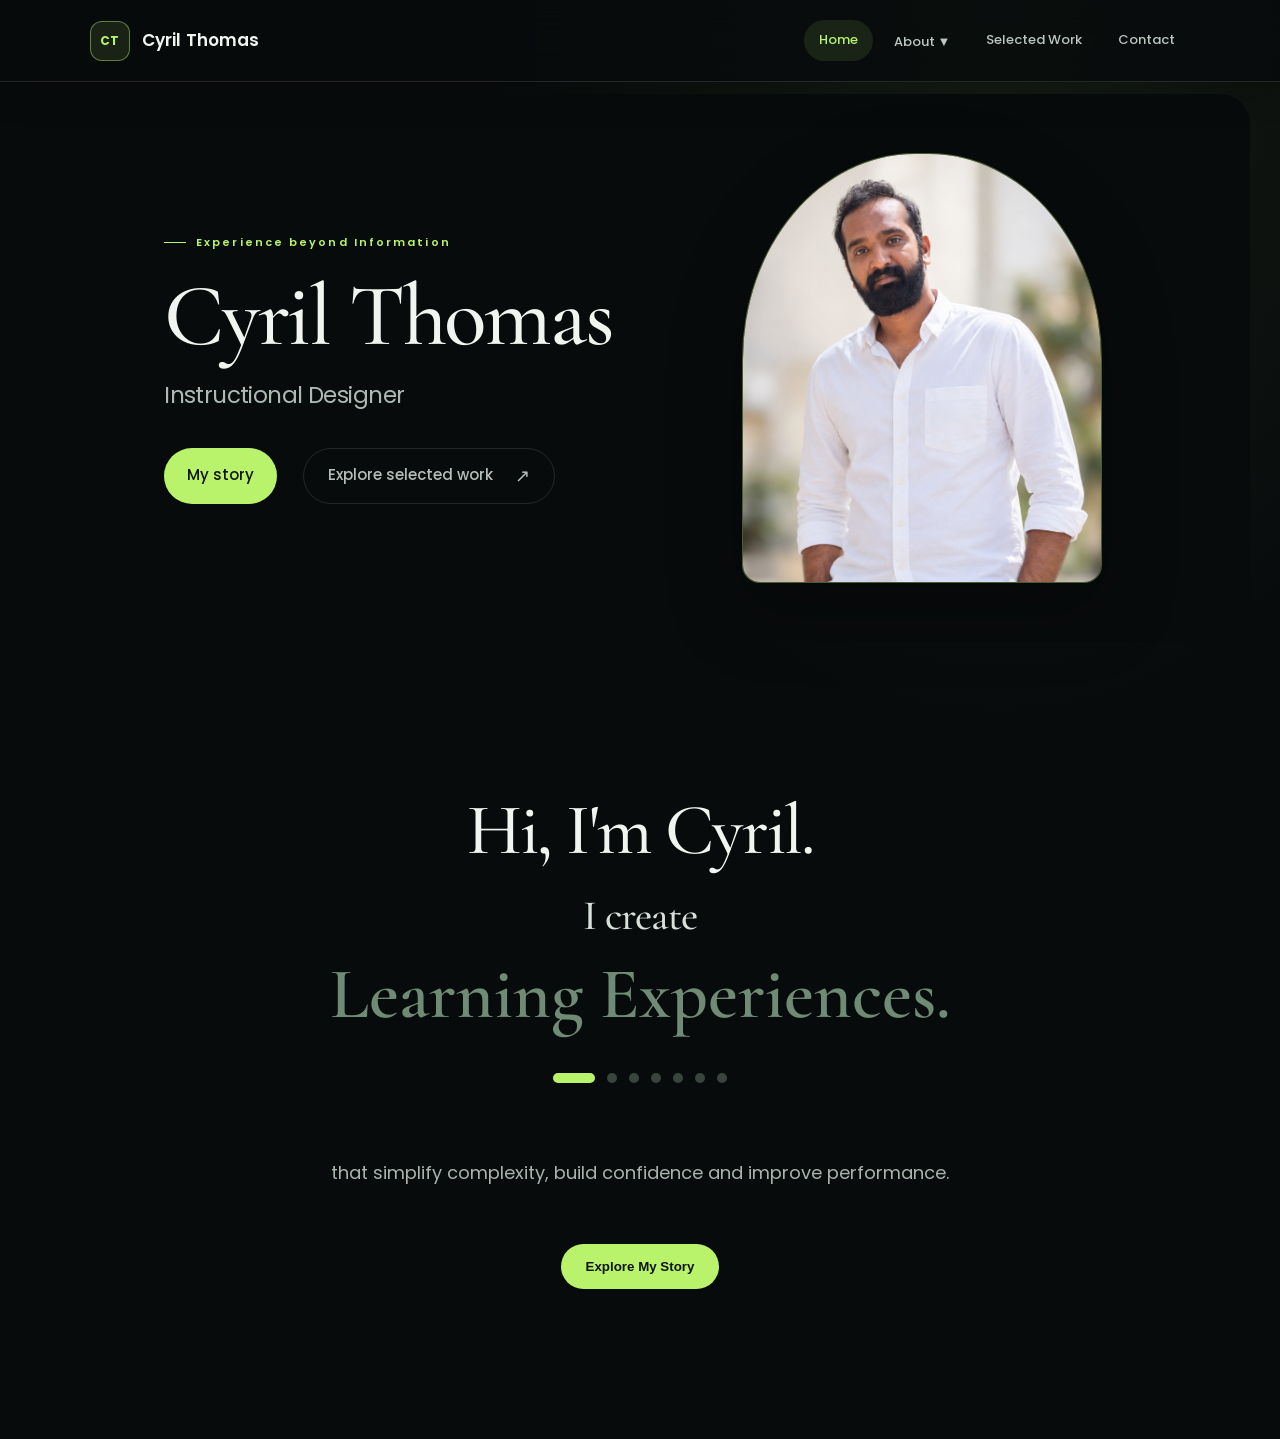
<file: index.html>
<!DOCTYPE html>
<html lang="en">

<head>

    <meta charset="UTF-8">

    <meta name="viewport" content="width=device-width, initial-scale=1.0">

    <title>Cyril Thomas | Learning Experience Designer</title>

    <link rel="preconnect" href="https://fonts.googleapis.com">

    <link rel="preconnect" href="https://fonts.gstatic.com" crossorigin>

    <link href="https://fonts.googleapis.com/css2?family=Cormorant+Garamond:wght@500;600;700&family=Poppins:wght@300;400;500;600;700&display=swap" rel="stylesheet">

    <link rel="stylesheet" href="css/style.css">
    <link rel="stylesheet" href="css/site-theme.css">
    <link rel="stylesheet" href="css/mobile.css" media="(max-width: 768px)">
</head>

<body>

    <!-- ======================
         NAVIGATION
    ======================= -->

    <nav class="navbar">

        <div class="logo">

            Cyril Thomas

        </div>

        <div class="nav-links">

            <a href="index.html" aria-current="page">Home</a>

            <div class="dropdown">

                <a class="dropbtn" href="my-story.html">

                    About ▼

                </a>

                <div class="dropdown-content">

                    <a href="my-story.html">

                        My Story

                    </a>

                    <a href="resume/Cyril_Thomas_CV.pdf" target="_blank">

                        Resume

                    </a>

                </div>

            </div>

            <a href="work.html">

                Selected Work

            </a>

            <a href="contact.html">

                Contact

            </a>

        </div>

    </nav>


    <!-- ======================
         PROFILE BANNER
    ======================= -->

    <section class="profile-banner">

        <div class="profile-intro">

            <p class="profile-kicker">Experience beyond Information</p>

            <h1>

                Cyril Thomas

            </h1>

            <h2>

                Instructional Designer

            </h2>

            <div class="profile-actions">

                <a class="profile-secondary-link" href="my-story.html">
                    My story
                </a>

                <a class="profile-primary-link" href="work.html">
                    Explore selected work <span aria-hidden="true">↗</span>
                </a>

            </div>

        </div>

        <div class="profile-photo">

            <img src="images/profile.png" alt="Cyril Thomas">

        </div>

    </section>


    <!-- ======================
         HERO
    ======================= -->

    <section class="hero">

        <h1>Hi, I'm Cyril.</h1>

<div class="hero-title">

    <h2 class="static-text">
    I create
</h2>

    <div class="text-wrapper">

        <span id="changing-text">

            Learning Experiences.

        </span>

    </div>

<div class="hero-indicator">

    <span class="active"></span>
    <span></span>
    <span></span>
    <span></span>
    <span></span>
    <span></span>
    <span></span>

</div>
<p class="hero-tagline">

    that simplify complexity,
    build confidence and improve performance.

</p>

        <a href="my-story.html">

            <button>

                Explore My Story

            </button>

        </a>

    </section>
<script src="js/main.js"></script>
<script src="js/home.js"></script>
</body>

</html>
</file>
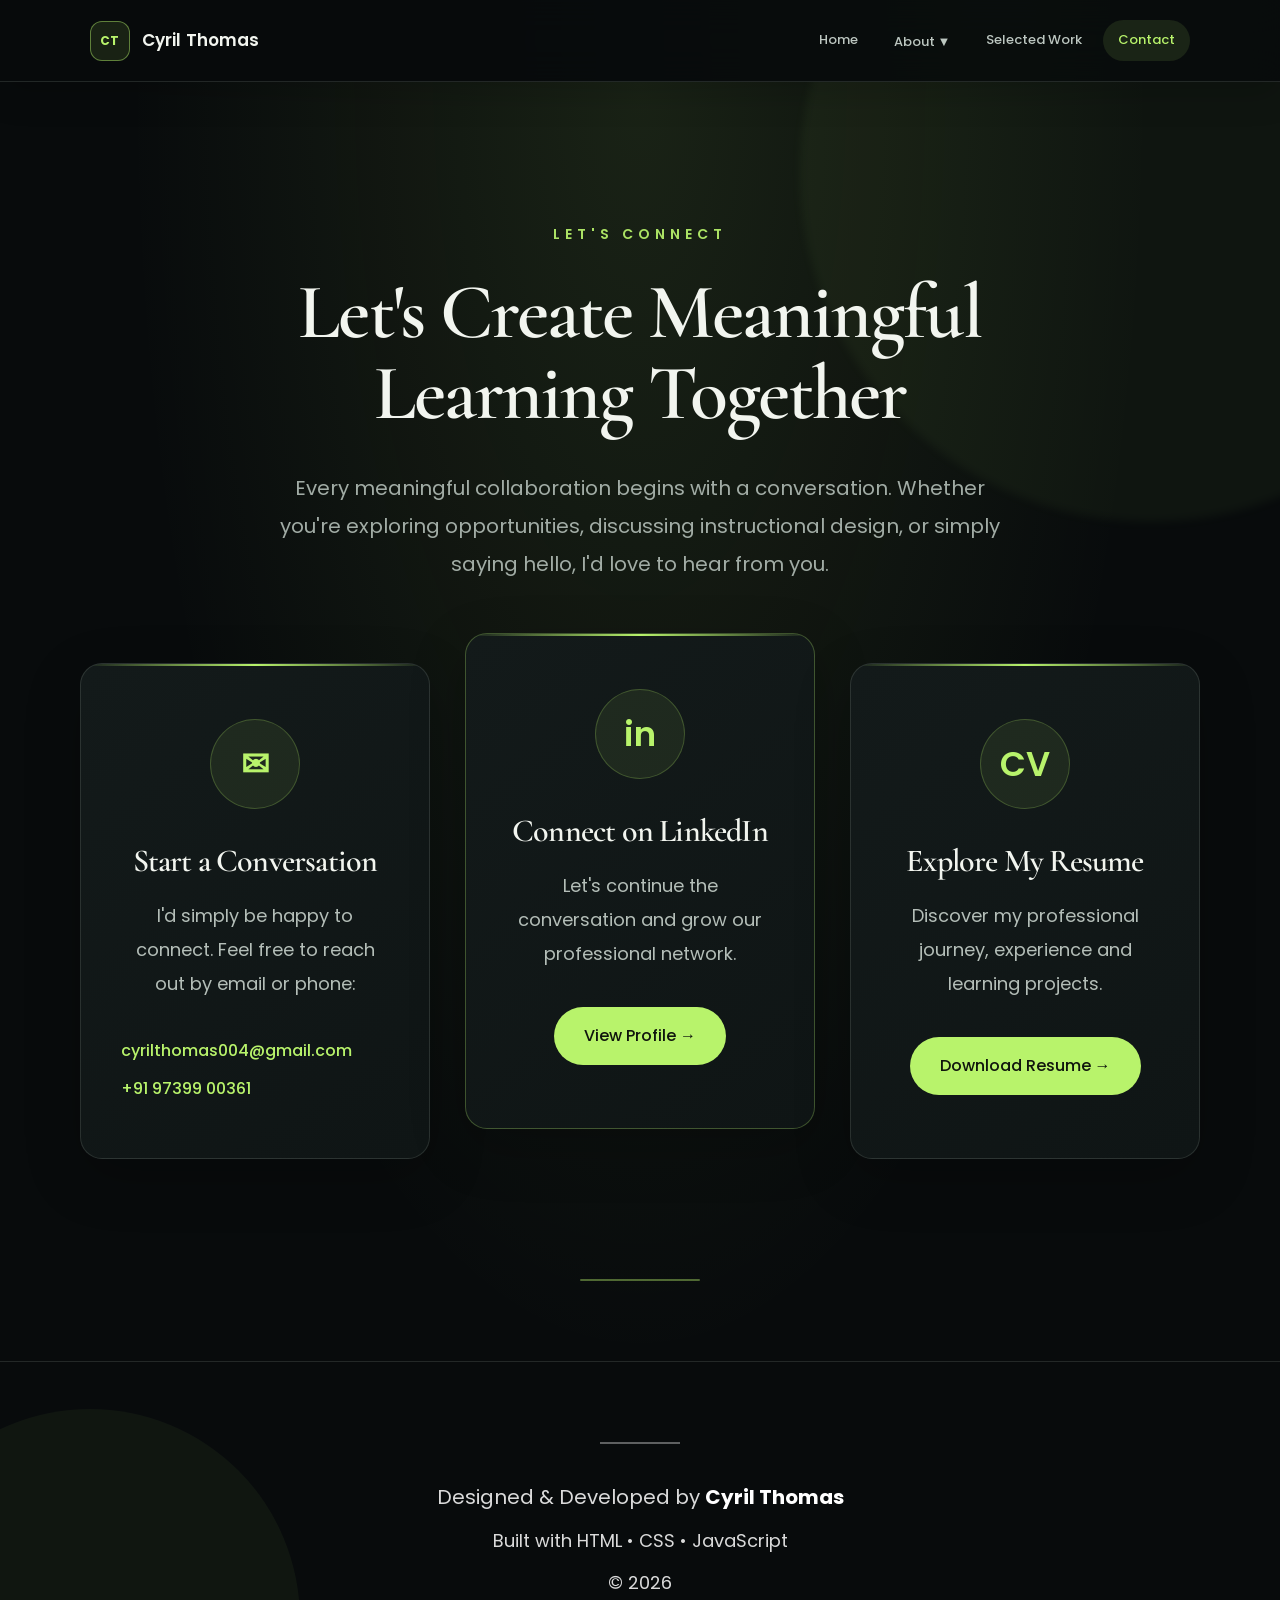
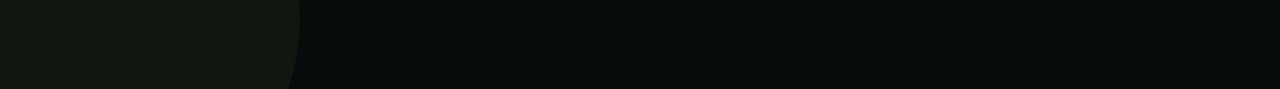
<file: contact.html>
<!DOCTYPE html>
<html lang="en">

<head>

<meta charset="UTF-8">

<meta name="viewport"
content="width=device-width, initial-scale=1.0">

<title>Let's Connect | Cyril Thomas</title>

<link rel="preconnect"
href="https://fonts.googleapis.com">

<link rel="preconnect"
href="https://fonts.gstatic.com"
crossorigin>

<link href="https://fonts.googleapis.com/css2?family=Cormorant+Garamond:wght@500;600;700&family=Poppins:wght@300;400;500;600&display=swap"
rel="stylesheet">

<link rel="stylesheet" href="css/style.css">
<link rel="stylesheet" href="css/contact.css">
<link rel="stylesheet" href="css/site-theme.css">
<link rel="stylesheet" href="css/mobile.css" media="(max-width: 768px)">

</head>

<body>

<nav class="navbar">

<div class="logo">

Cyril Thomas

</div>

<div class="nav-links">

<a href="index.html">Home</a>

<div class="dropdown">

<a class="dropbtn" href="my-story.html">

About ▼

</a>

<div class="dropdown-content">

<a href="my-story.html">

My Story

</a>

<a href="resume/Cyril_Thomas_CV.pdf"
target="_blank">

Resume

</a>

</div>

</div>

<a href="work.html">

Selected Work

</a>

<a href="contact.html" aria-current="page">

Contact

</a>

</div>

</nav>

<div class="contact-page">

<section class="contact-hero">

<p class="story-label">

LET'S CONNECT

</p>

<h1>

Let's Create Meaningful
Learning Together

</h1>

<p class="hero-description">

Every meaningful collaboration begins with a conversation.

Whether you're exploring opportunities, discussing instructional design, or simply saying hello, I'd love to hear from you.

</p>

</section>

<section class="contact-grid">

<div class="contact-card">

<div class="card-icon">

✉

</div>

<h3>

Start a Conversation

</h3>

<p>

I'd simply be happy to connect. Feel free to reach out by email or phone:

</p>

<div class="contact-details">
    <a href="mailto:cyrilthomas004@gmail.com">cyrilthomas004@gmail.com</a>
    <a href="tel:+919739900361">+91 97399 00361</a>
</div>

</div>

<div class="contact-card featured-card">

<div class="card-icon">

in

</div>

<h3>

Connect on LinkedIn

</h3>

<p>

Let's continue the conversation and grow our professional network.

</p>

<a href="https://www.linkedin.com/in/cyril-thomas-b18167ab"
target="_blank"
rel="noopener noreferrer">

View Profile →

</a>

</div>

<div class="contact-card">

<div class="card-icon">

CV

</div>

<h3>

Explore My Resume

</h3>

<p>

Discover my professional journey, experience and learning projects.

</p>

<a href="resume/Cyril_Thomas_CV.pdf"
target="_blank">

Download Resume →

</a>

</div>

</section>

<div class="section-divider"></div>


<!-- ==========================================
     FOOTER
========================================== -->

<footer class="contact-footer">

    <div class="footer-line"></div>

    <p class="footer-name">

        Designed & Developed by
        <strong>Cyril Thomas</strong>

    </p>

    <p>

        Built with HTML • CSS • JavaScript

    </p>

    <p>

        © 2026

    </p>

</footer>

</div>

<script src="js/main.js"></script>

</body>

</html>
</file>
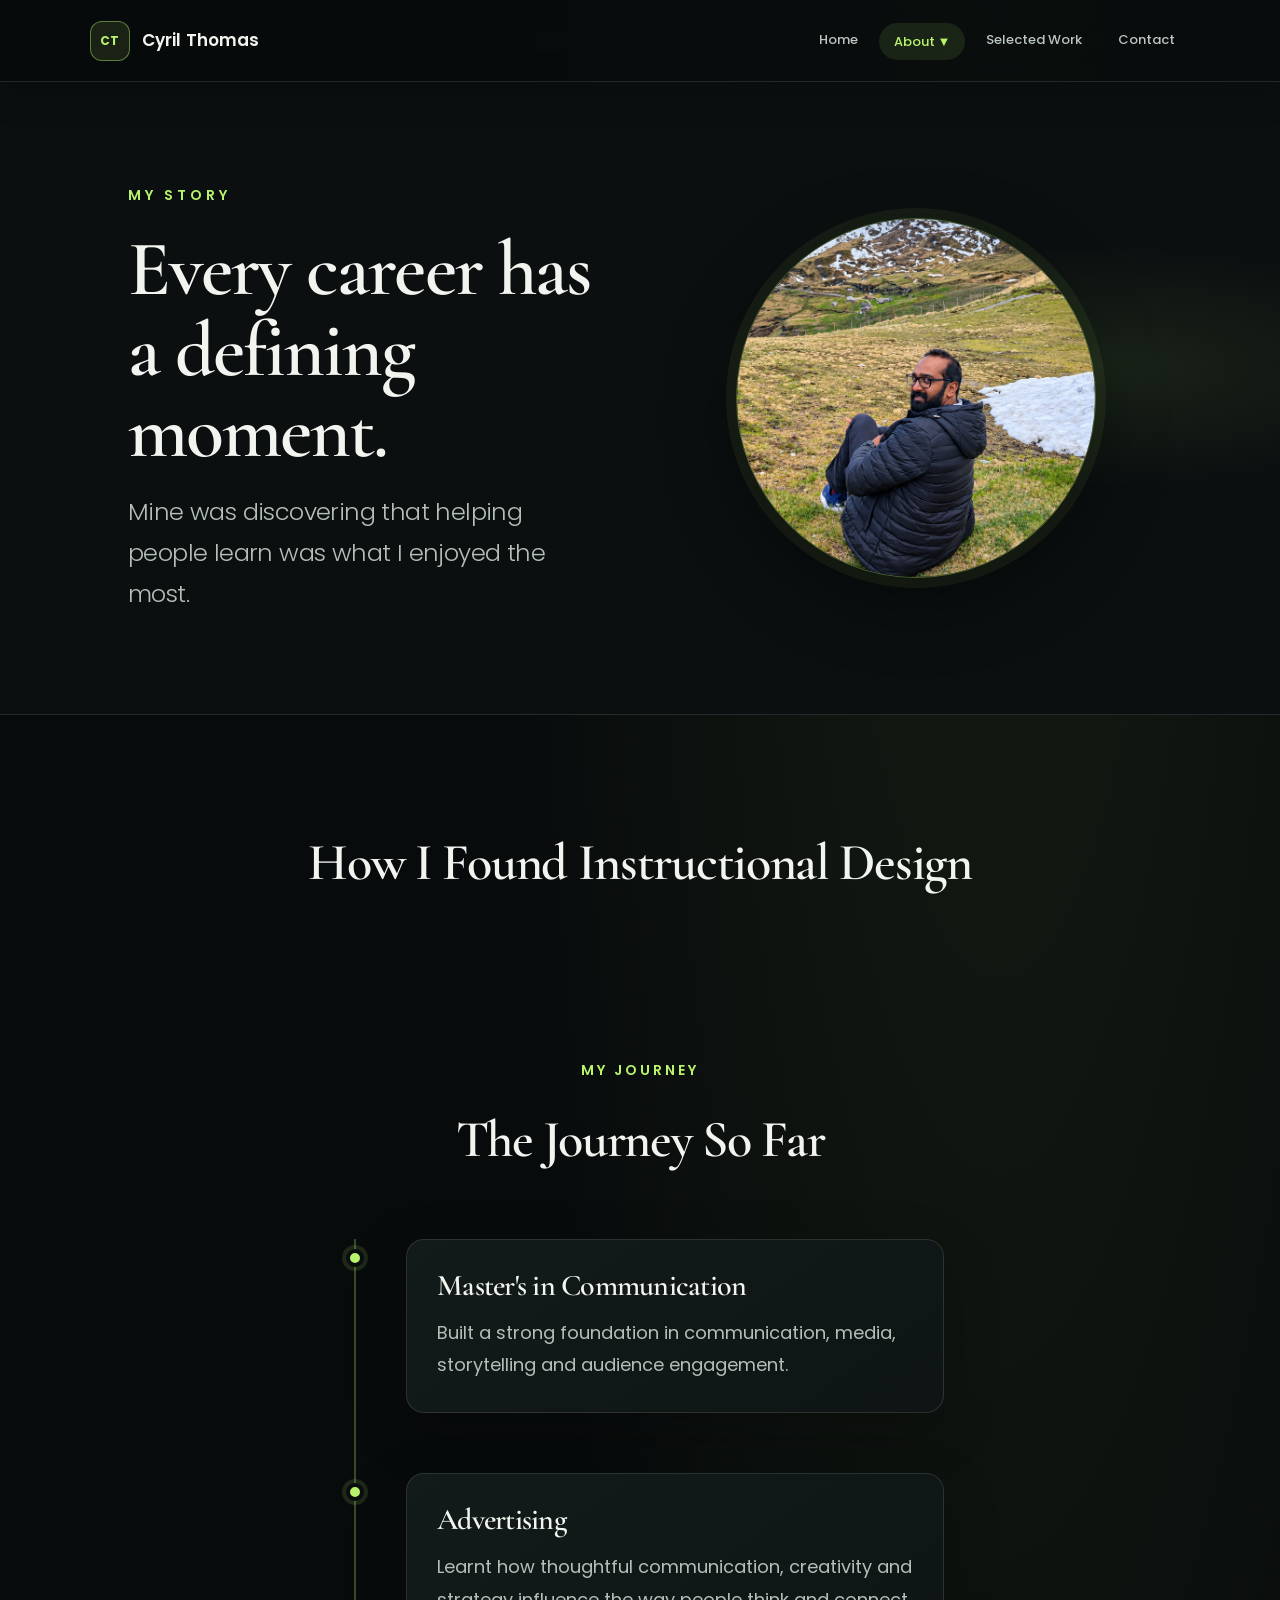
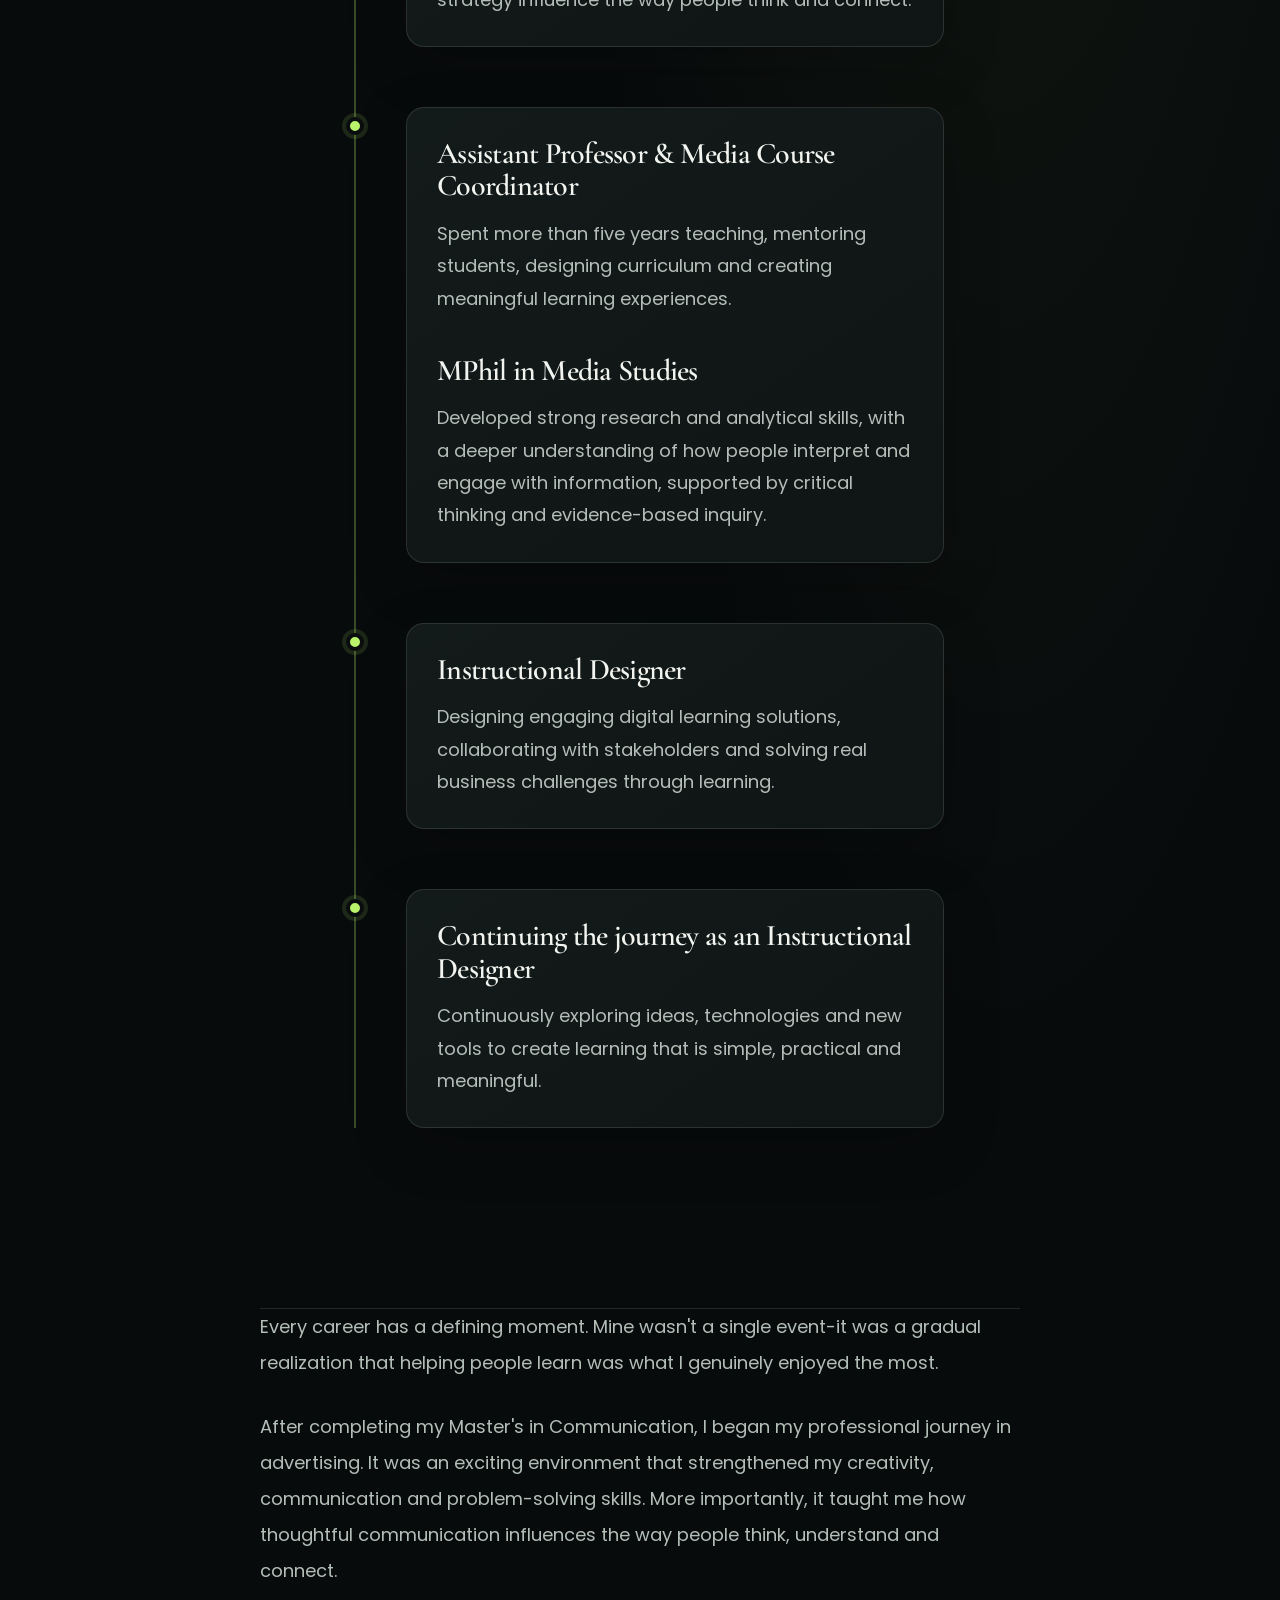
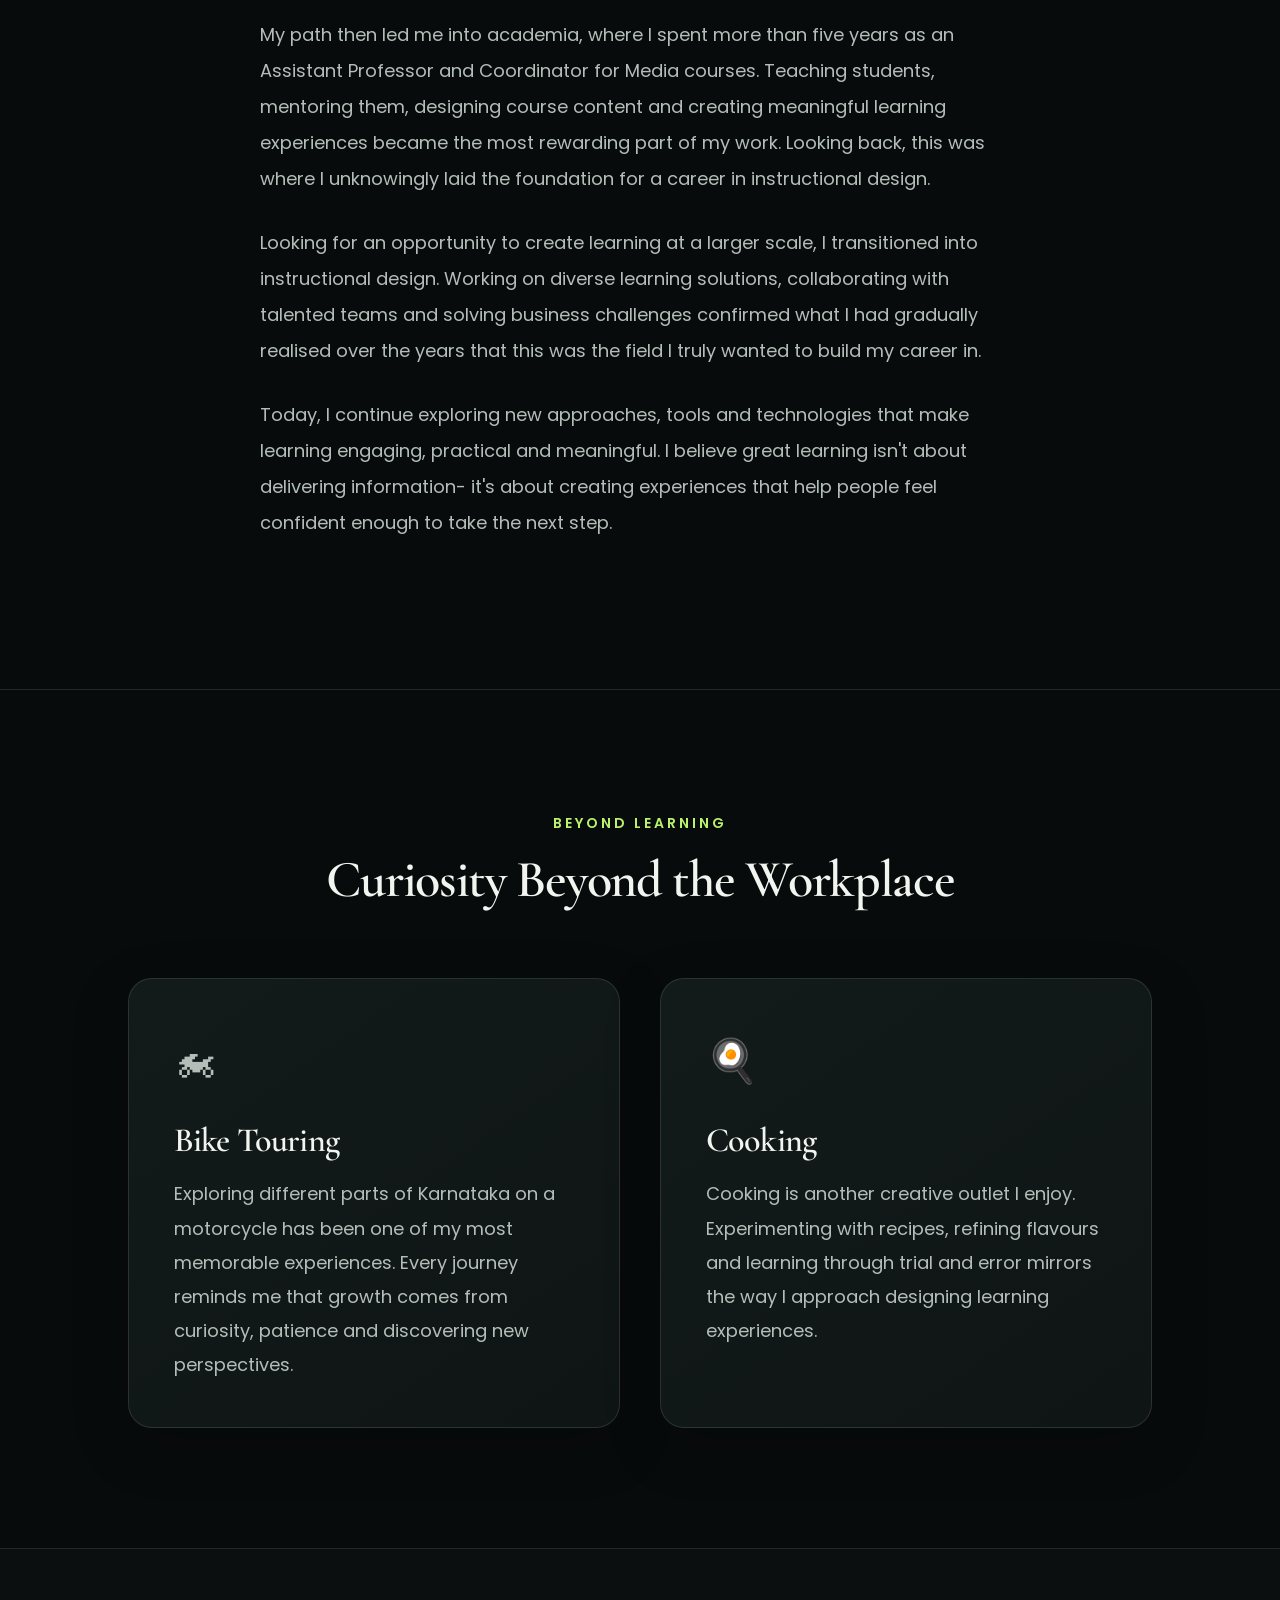
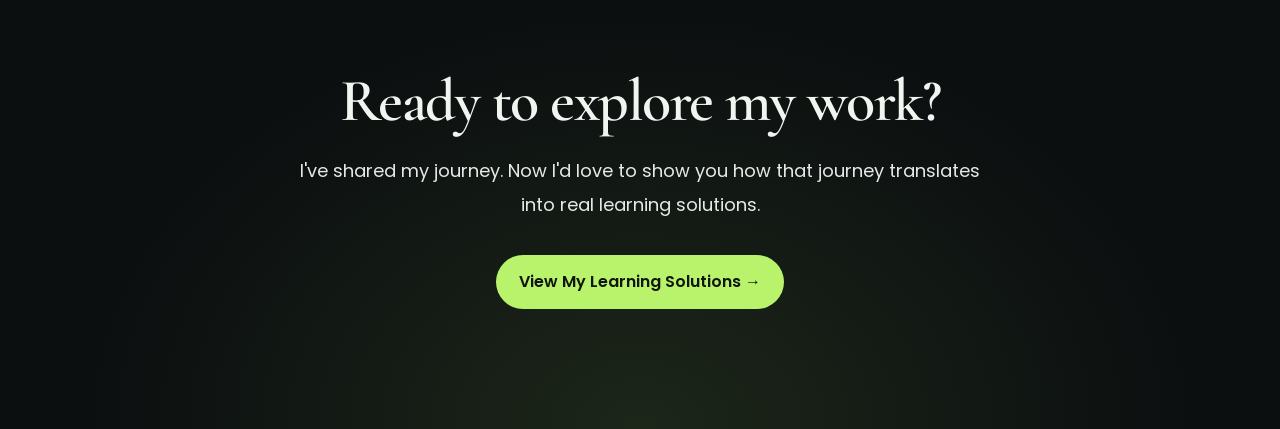
<file: my-story.html>
<!DOCTYPE html>
<html lang="en">

<head>

    <meta charset="UTF-8">
    <meta name="viewport" content="width=device-width, initial-scale=1.0">

    <title>My Story | Cyril Thomas</title>

    <link rel="preconnect" href="https://fonts.googleapis.com">

    <link rel="preconnect" href="https://fonts.gstatic.com" crossorigin>

    <link href="https://fonts.googleapis.com/css2?family=Cormorant+Garamond:wght@500;600;700&family=Poppins:wght@300;400;500;600&display=swap" rel="stylesheet">

    <link rel="stylesheet" href="css/style.css">
    <link rel="stylesheet" href="css/site-theme.css">
    <link rel="stylesheet" href="css/mobile.css" media="(max-width: 768px)">

</head>

<body>

<!-- ===========================
     NAVIGATION
=========================== -->

<nav class="navbar">

<div class="logo">

Cyril Thomas

</div>

<div class="nav-links">

<a href="index.html">Home</a>

<div class="dropdown">

<a class="dropbtn" href="my-story.html" aria-current="page">

About ▼

</a>

<div class="dropdown-content">

<a href="my-story.html">

My Story

</a>

<a href="resume/Cyril_Thomas_CV.pdf" target="_blank">

Resume

</a>

</div>

</div>

<a href="work.html">

Selected Work

</a>

<a href="contact.html">

Contact

</a>

</div>

</nav>


<!-- ===========================
     HERO
=========================== -->

<section class="story-hero">

<div class="story-text">

<p class="story-label">

MY STORY

</p>

<h1>

Every career has a defining moment.

</h1>

<h2>

Mine was discovering that helping people
learn was what I enjoyed the most.

</h2>

</div>

<div class="story-image">

<img src="images/my-story-portrait.png" alt="Cyril seated in an alpine valley with snowy mountain peaks behind him">

</div>

</section>



<!-- ===========================
     STORY
=========================== -->

<section class="story-section">

<div class="story-container">

<h2>

How I Found Instructional Design

</h2>

<!-- ==========================================
     THE JOURNEY SO FAR
========================================== -->

<section class="timeline-section">

    <div class="section-heading">

        <p>MY JOURNEY</p>

        <h2>The Journey So Far</h2>

    </div>

    <div class="timeline">

        <div class="timeline-item">

            <div class="timeline-dot"></div>

            <div class="timeline-content">

                <h3>Master's in Communication</h3>

                <p>
                    Built a strong foundation in communication, media,
                    storytelling and audience engagement.
                </p>

            </div>

        </div>


        <div class="timeline-item">

            <div class="timeline-dot"></div>

            <div class="timeline-content">

                <h3>Advertising</h3>

                <p>
                    Learnt how thoughtful communication, creativity and
                    strategy influence the way people think and connect.
                </p>

            </div>

        </div>


        <div class="timeline-item">

            <div class="timeline-dot"></div>

            <div class="timeline-content">

                <h3>Assistant Professor &amp; Media Course Coordinator</h3>
<p>
    Spent more than five years teaching, mentoring students,
    designing curriculum and creating meaningful learning experiences.
</p>

<h3 class="mphil-heading">MPhil in Media Studies</h3>
<p>
    Developed strong research and analytical skills, with a deeper understanding of
    how people interpret and engage with information, supported by critical thinking
    and evidence-based inquiry.
</p>

            </div>

        </div>


        <div class="timeline-item">

            <div class="timeline-dot"></div>

            <div class="timeline-content">

                <h3>Instructional Designer</h3>

                <p>
                    Designing engaging digital learning solutions,
                    collaborating with stakeholders and solving
                    real business challenges through learning.
                </p>

            </div>

        </div>


        <div class="timeline-item">

            <div class="timeline-dot"></div>

            <div class="timeline-content">

                <h3>Continuing the journey as an Instructional Designer</h3>

                <p>
                    Continuously exploring ideas, technologies and new tools
                    to create learning that is simple, practical
                    and meaningful.
                </p>

            </div>

        </div>

    </div>

</section>

<p>

Every career has a defining moment. Mine wasn't a single event-it was a gradual realization that helping people learn was what I genuinely enjoyed the most.

</p>

<p>

After completing my Master's in Communication, I began my professional journey in advertising. It was an exciting environment that strengthened my creativity, communication and problem-solving skills. More importantly, it taught me how thoughtful communication influences the way people think, understand and connect.

</p>

<p>

My path then led me into academia, where I spent more than five years as an Assistant Professor and Coordinator for Media courses. Teaching students, mentoring them, designing course content and creating meaningful learning experiences became the most rewarding part of my work. Looking back, this was where I unknowingly laid the foundation for a career in instructional design.

</p>

<p>

Looking for an opportunity to create learning at a larger scale, I transitioned into instructional design. Working on diverse learning solutions, collaborating with talented teams and solving business challenges confirmed what I had gradually realised over the years that this was the field I truly wanted to build my career in.

</p>

<p>

Today, I continue exploring new approaches, tools and technologies that make learning engaging, practical and meaningful. I believe great learning isn't about delivering information- it's about creating experiences that help people feel confident enough to take the next step.

</p>

</div>

</section>

<!-- Timeline and remaining sections will come next -->

<!-- ==========================================
     BEYOND LEARNING
========================================== -->

<section class="beyond-section">

    <div class="section-heading">

        <p>BEYOND LEARNING</p>

        <h2>Curiosity Beyond the Workplace</h2>

    </div>

    <div class="beyond-grid">

        <div class="beyond-card">

            <div class="icon">

                🏍

            </div>

            <h3>

                Bike Touring

            </h3>

            <p>

                Exploring different parts of Karnataka on a motorcycle has
                been one of my most memorable experiences. Every journey
                reminds me that growth comes from curiosity, patience and
                discovering new perspectives.

            </p>

        </div>


        <div class="beyond-card">

            <div class="icon">

                🍳

            </div>

            <h3>

                Cooking

            </h3>

            <p>

                Cooking is another creative outlet I enjoy. Experimenting
                with recipes, refining flavours and learning through trial
                and error mirrors the way I approach designing learning
                experiences.

            </p>

        </div>

    </div>

</section>

</body>

</html>
<section class="next-page">

    <h2>Ready to explore my work?</h2>

    <p>
        I've shared my journey. Now I'd love to show you how that journey
        translates into real learning solutions.
    </p>

    <a href="work.html" class="next-button">

        View My Learning Solutions →

    </a>

</section>
</file>
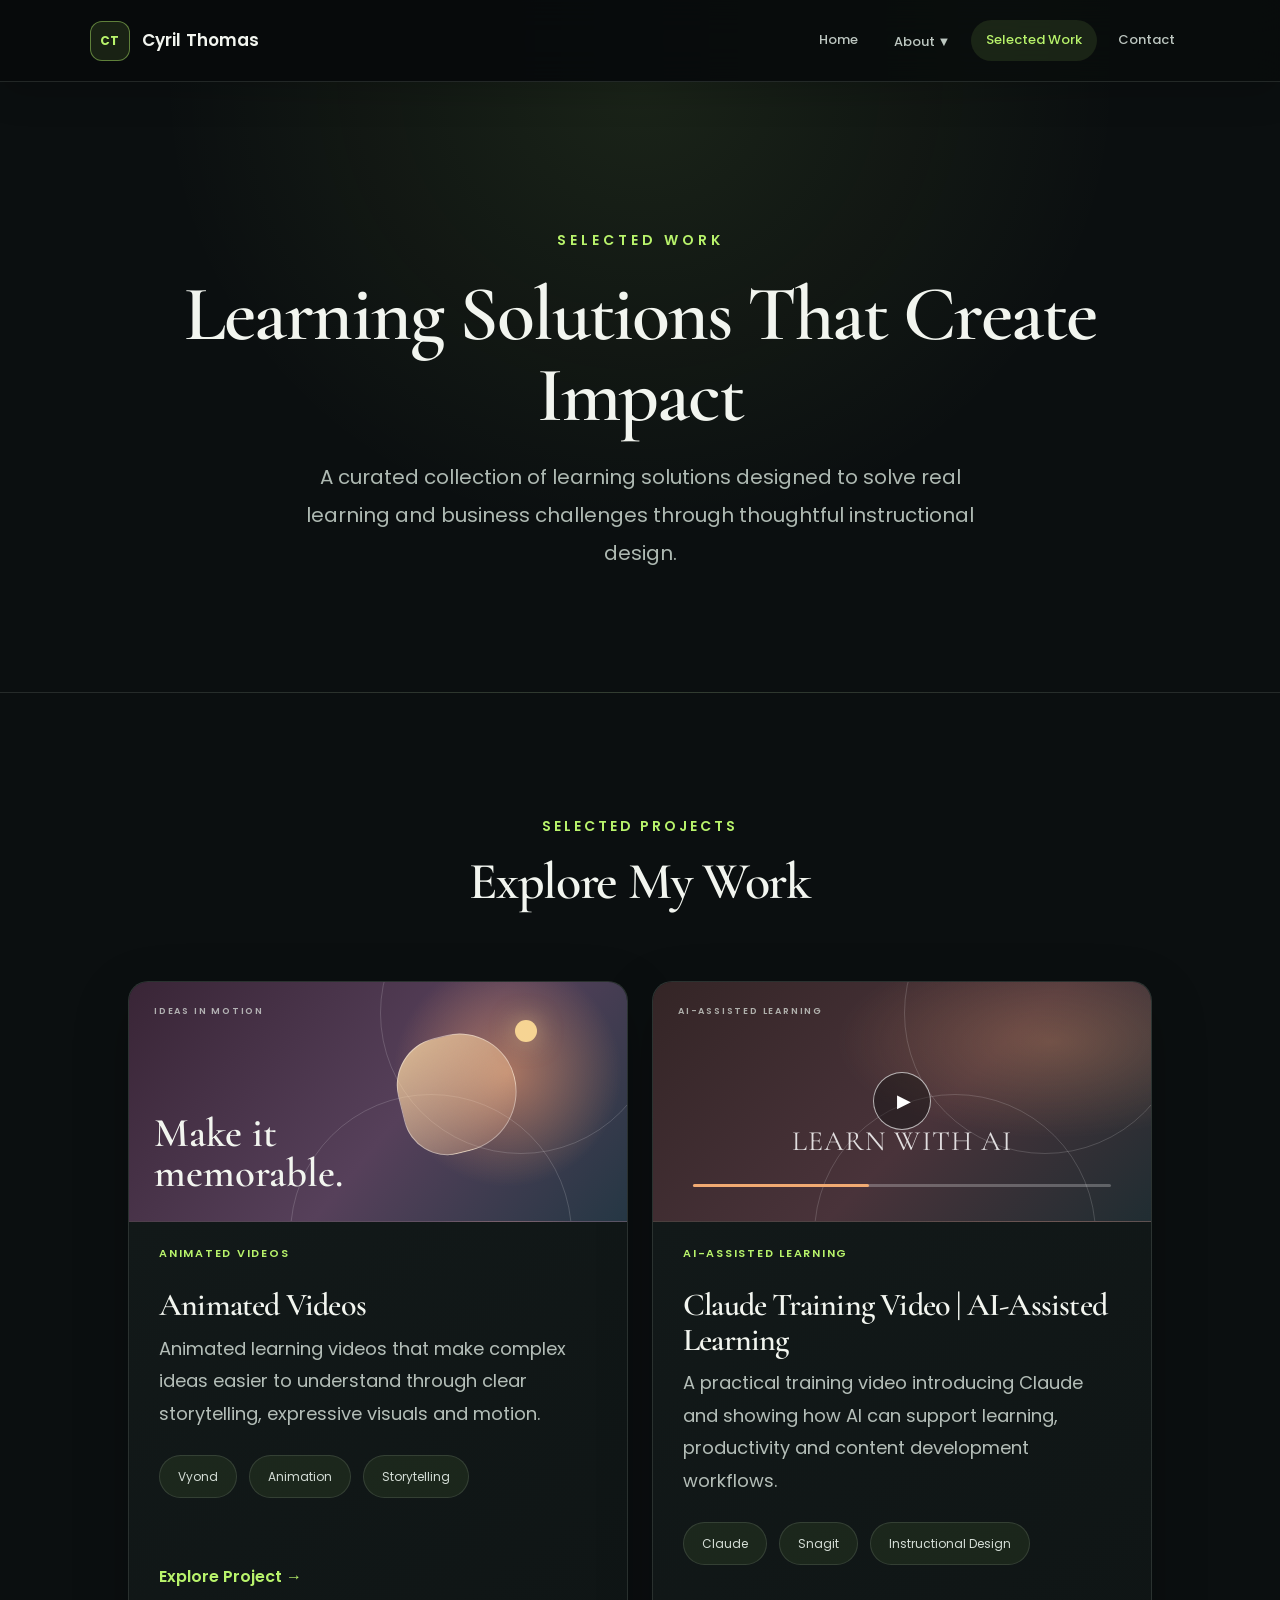
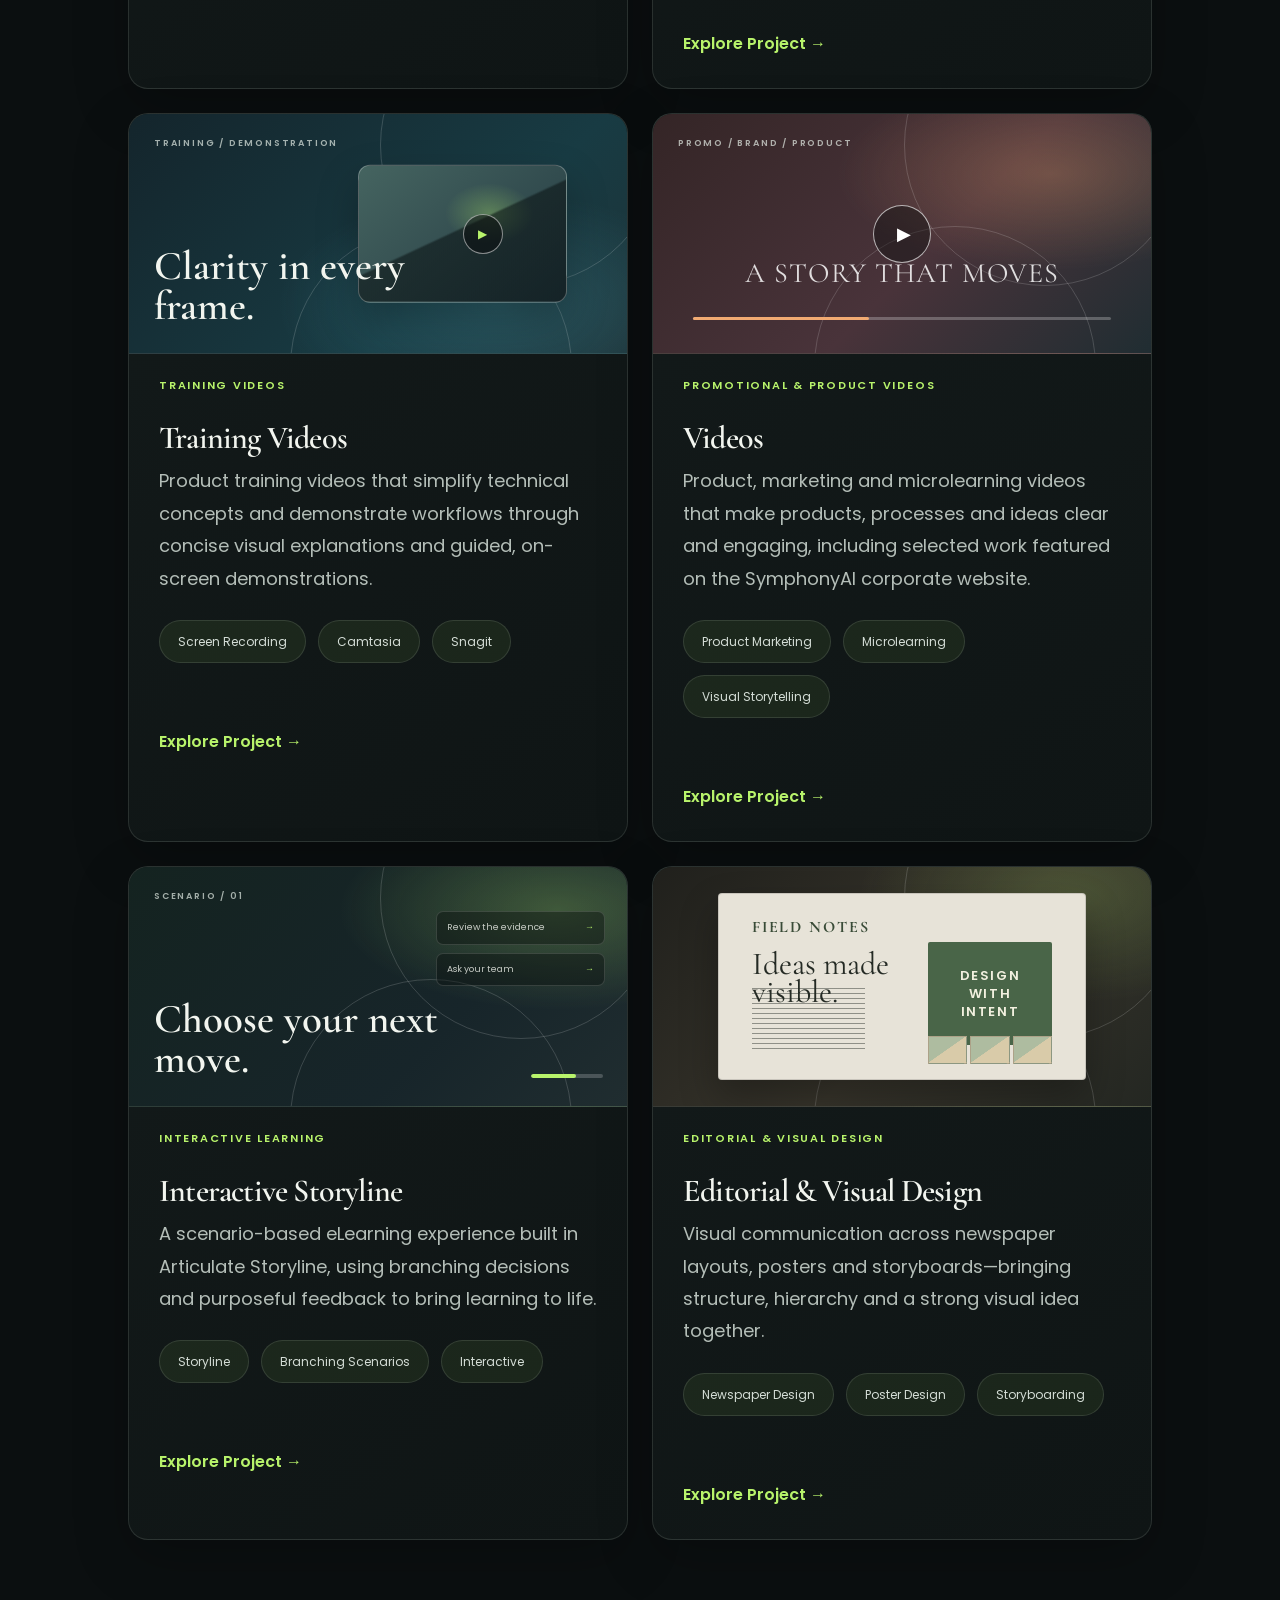
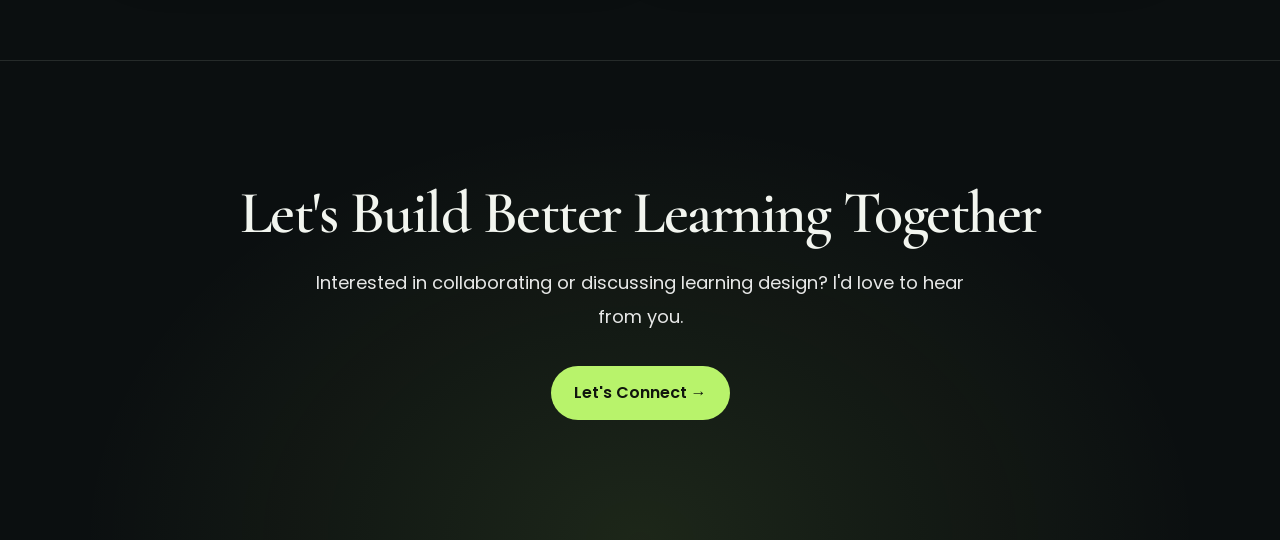
<file: work.html>
<!DOCTYPE html>
<html lang="en">

<head>
    <meta charset="UTF-8">
    <meta name="viewport" content="width=device-width, initial-scale=1.0">
    <title>Selected Work | Cyril Thomas</title>

    <link rel="preconnect" href="https://fonts.googleapis.com">
    <link rel="preconnect" href="https://fonts.gstatic.com" crossorigin>
    <link href="https://fonts.googleapis.com/css2?family=Cormorant+Garamond:wght@500;600;700&family=Poppins:wght@300;400;500;600&display=swap" rel="stylesheet">

    <link rel="stylesheet" href="css/style.css">
    <link rel="stylesheet" href="css/site-theme.css">
    <link rel="stylesheet" href="css/mobile.css" media="(max-width: 768px)">
</head>

<body>

    <!-- NAVIGATION -->
    <nav class="navbar">
        <div class="logo">Cyril Thomas</div>

        <div class="nav-links">
            <a href="index.html">Home</a>

            <div class="dropdown">
                <a class="dropbtn" href="my-story.html">About ▼</a>
                <div class="dropdown-content">
                    <a href="my-story.html">My Story</a>
                    <a href="resume/Cyril_Thomas_CV.pdf" target="_blank">Resume</a>
                </div>
            </div>

            <a href="work.html" aria-current="page">Selected Work</a>
            <a href="contact.html">Contact</a>
        </div>
    </nav>

    <!-- HERO -->
    <section class="work-hero">
        <p class="story-label">SELECTED WORK</p>

        <h1>Learning Solutions That Create Impact</h1>

        <p class="hero-description">
            A curated collection of learning solutions designed to solve
            real learning and business challenges through thoughtful
            instructional design.
        </p>
    </section>

    <!-- SELECTED PROJECTS -->
    <section class="projects-section">
        <div class="section-heading">
            <p>SELECTED PROJECTS</p>
            <h2>Explore My Work</h2>
        </div>

        <div class="project-grid">

            <!-- 1. Animated Videos -->
            <div class="project-card">
                <div class="project-art art-vyond" role="img" aria-label="Preview illustration for animated learning videos">
                    <span class="art-orb"></span>
                    <span class="art-sun"></span>
                    <span class="art-kicker">IDEAS IN MOTION</span>
                    <strong class="art-title">Make it<br>memorable.</strong>
                </div>

                <div class="project-content">
                    <p class="project-type">ANIMATED VIDEOS</p>
                    <h3>Animated Videos</h3>
                    <p>Animated learning videos that make complex ideas easier to understand through clear storytelling, expressive visuals and motion.</p>

                    <div class="skill-tags">
                        <span>Vyond</span>
                        <span>Animation</span>
                        <span>Storytelling</span>
                    </div>

                    <a href="#" class="open-panel" data-project="vyond">Explore Project →</a>
                </div>
            </div>

            <!-- 2. Claude Training Video -->
            <div class="project-card">
                <div class="project-art art-promo" role="img" aria-label="AI-assisted learning and Claude training video preview">
                    <span class="promo-play">▶</span>
                    <span class="promo-caption">LEARN WITH AI</span>
                    <span class="promo-progress"><i></i></span>
                    <span class="art-kicker">AI-ASSISTED LEARNING</span>
                </div>

                <div class="project-content">
                    <p class="project-type">AI-ASSISTED LEARNING</p>
                    <h3>Claude Training Video | AI-Assisted Learning</h3>
                    <p>A practical training video introducing Claude and showing how AI can support learning, productivity and content development workflows.</p>

                    <div class="skill-tags">
                        <span>Claude</span>
                        <span>Snagit</span>
                        <span>Instructional Design</span>
                    </div>

                    <a href="#" class="open-panel" data-project="claude">Explore Project →</a>
                </div>
            </div>

            <!-- 3. Training Videos -->
            <div class="project-card">
                <div class="project-art art-training" role="img" aria-label="Preview illustration for professional training videos">
                    <span class="art-video-frame"></span>
                    <span class="art-play">▶</span>
                    <span class="art-kicker">TRAINING / DEMONSTRATION</span>
                    <strong class="art-title">Clarity in every frame.</strong>
                </div>

                <div class="project-content">
                    <p class="project-type">TRAINING VIDEOS</p>
                    <h3>Training Videos</h3>
                    <p>Product training videos that simplify technical concepts and demonstrate workflows through concise visual explanations and guided, on-screen demonstrations.</p>

                    <div class="skill-tags">
                        <span>Screen Recording</span>
                        <span>Camtasia</span>
                        <span>Snagit</span>
                    </div>

                    <a href="#" class="open-panel" data-project="training">Explore Project →</a>
                </div>
            </div>

            <!-- 4. Videos -->
            <div class="project-card">
                <div class="project-art art-promo" role="img" aria-label="Preview illustration for promotional and corporate videos">
                    <span class="promo-play">▶</span>
                    <span class="promo-caption">A STORY THAT MOVES</span>
                    <span class="promo-progress"><i></i></span>
                    <span class="art-kicker">PROMO / BRAND / PRODUCT</span>
                </div>

                <div class="project-content">
                    <p class="project-type">PROMOTIONAL & PRODUCT VIDEOS</p>
                    <h3>Videos</h3>
                    <p>Product, marketing and microlearning videos that make products, processes and ideas clear and engaging, including selected work featured on the SymphonyAI corporate website.</p>

                    <div class="skill-tags">
                        <span>Product Marketing</span>
                        <span>Microlearning</span>
                        <span>Visual Storytelling</span>
                    </div>

                    <a href="#" class="open-panel" data-project="promo">Explore Project →</a>
                </div>
            </div>

            <!-- 5. Interactive Storyline -->
            <div class="project-card">
                <div class="project-art art-storyline" role="img" aria-label="Preview illustration for an interactive Storyline course">
                    <span class="art-kicker">SCENARIO / 01</span>
                    <strong class="art-title">Choose your next move.</strong>
                    <span class="art-choice">Review the evidence <b>→</b></span>
                    <span class="art-choice">Ask your team <b>→</b></span>
                    <span class="art-progress"><i></i></span>
                </div>

                <div class="project-content">
                    <p class="project-type">INTERACTIVE LEARNING</p>
                    <h3>Interactive Storyline</h3>
                    <p>A scenario-based eLearning experience built in Articulate Storyline, using branching decisions and purposeful feedback to bring learning to life.</p>

                    <div class="skill-tags">
                        <span>Storyline</span>
                        <span>Branching Scenarios</span>
                        <span>Interactive</span>
                    </div>

                    <a href="#" class="open-panel" data-project="storyline">Explore Project →</a>
                </div>
            </div>

            <!-- 6. Editorial & Visual Design -->
            <div class="project-card">
                <div class="project-art art-design" role="img" aria-label="Preview illustration of editorial and visual design work">
                    <span class="design-paper">
                        <span class="design-masthead">FIELD NOTES</span>
                        <span class="design-headline">Ideas made<br>visible.</span>
                        <span class="design-copy"></span>
                        <span class="design-poster">DESIGN<br>WITH<br>INTENT</span>
                        <span class="design-storyboard"><i></i><i></i><i></i></span>
                    </span>
                </div>

                <div class="project-content">
                    <p class="project-type">EDITORIAL & VISUAL DESIGN</p>
                    <h3>Editorial & Visual Design</h3>
                    <p>Visual communication across newspaper layouts, posters and storyboards—bringing structure, hierarchy and a strong visual idea together.</p>

                    <div class="skill-tags">
                        <span>Newspaper Design</span>
                        <span>Poster Design</span>
                        <span>Storyboarding</span>
                    </div>

                    <a href="#" class="open-panel" data-project="design">Explore Project →</a>
                </div>
            </div>

        </div>
    </section>

    <!-- CONTACT CTA -->
    <section class="next-page">
        <h2>Let's Build Better Learning Together</h2>

        <p>
            Interested in collaborating or discussing learning
            design? I'd love to hear from you.
        </p>

        <a href="contact.html" class="next-button">Let's Connect →</a>
    </section>

    <!-- PROJECT OVERLAY -->
    <div class="overlay"></div>

    <!-- PROJECT PANEL -->
    <div class="project-panel">
        <div class="panel-content">

            <span class="close-panel">&times;</span>

            <p class="story-label">PROJECT</p>

            <h2 id="panel-title"></h2>

            <section id="panel-details" class="project-details" aria-label="Project details" hidden></section>

            <div id="panel-links" class="project-links" hidden></div>

            <div id="panel-visual" class="project-art panel-art art-storyline" role="img" aria-label="Project preview"></div>

            <section id="panel-videos" class="project-video-list" aria-label="Animated learning videos" hidden></section>

            <section id="panel-gallery" class="design-gallery" aria-label="Design samples" hidden></section>

            <a id="panel-document" class="gallery-pdf-link" target="_blank" rel="noopener noreferrer" hidden>
                View storyboard PDF <span aria-hidden="true">↗</span>
            </a>

        </div>
    </div>

    <dialog id="design-lightbox" class="design-lightbox" aria-label="Expanded design sample">
        <button class="lightbox-close" type="button" aria-label="Close expanded image">&times;</button>
        <img id="lightbox-image" alt="">
        <p id="lightbox-caption"></p>
    </dialog>

    <script src="js/main.js"></script>

</body>
</html>
</file>
<file: css/style.css>
/* ==========================================
   GLOBAL
========================================== */

:root{
    --bg:#000000;
    --white:#FFFFFF;
    --primary:#6F8A75;
    --primary-dark:#4F6754;
    --heading:#F5F5F5;
    --text:#D1D5D2;
    --border:#DDD8CF;
    --hover:#EEF3EE;
    --shadow:0 10px 30px rgba(0,0,0,.08);
}

*{
    margin:0;
    padding:0;
    box-sizing:border-box;
}

html{
    scroll-behavior:smooth;
}

body{
    background:var(--bg);
    color:var(--text);
    font-family:'Poppins',sans-serif;
}

/* ==========================================
   NAVIGATION
========================================== */

.navbar{

    display:flex;
    justify-content:space-between;
    align-items:center;

    padding:25px 80px;

    background:rgba(0,0,0,.85);

backdrop-filter:blur(18px);

-webkit-backdrop-filter:blur(18px);

    position:sticky;
    top:0;

    z-index:1000;

    box-shadow:0 3px 15px rgba(0,0,0,.05);
}

.logo{

    font-size:28px;
    font-weight:600;
    color:var(--heading);

}

.nav-links{

    display:flex;
    align-items:center;
    gap:40px;

}

.nav-links a{

    text-decoration:none;
    color:var(--heading);

    position:relative;

}

.nav-links a::after{

    content:"";

    position:absolute;

    width:0;

    left:0;

    bottom:-6px;

    height:2px;

    background:var(--primary);

    transition:.3s;

}

.nav-links a:hover::after{

    width:100%;

}

/* ==========================================
   DROPDOWN
========================================== */

.dropdown{

    position:relative;

}

.dropbtn{

    cursor:pointer;

}

.dropdown-content{

    display:none;

    position:absolute;

    top:100%;
    left:0;

    background:white;

    min-width:190px;

    border-radius:16px;

    overflow:hidden;

    box-shadow:var(--shadow);

}

.dropdown-content a{

    display:block;

    padding:16px 22px;

}

.dropdown-content a:hover{

    background:var(--hover);

}

.dropdown:hover .dropdown-content{

    display:block;

}

/* ==========================================
   PROFILE BANNER
========================================== */

.profile-banner{

    margin:50px 80px;

    background:var(--bg);

    border-radius:30px;

    padding:60px;

    display:flex;

    align-items:center;

    justify-content:space-between;

}

.profile-intro{

    width:60%;
    color:var(--text);

}

.profile-intro h1{

    font-size:58px;

    color:var(--heading);

    font-weight:500;

    margin-bottom:20px;

}

.profile-intro h2{

    font-size:24px;

    font-weight:400;

    line-height:1.5;

}

.profile-photo{

    width:40%;

    display:flex;

    justify-content:center;

}

.profile-photo img{

    width:260px;

    height:260px;

    border-radius:50%;

    object-fit:cover;

}

/* ==========================================
   HERO
========================================== */

.hero{

    text-align:center;

    background:var(--bg);

    padding:100px 40px;

}

.hero h1{

    font-size:48px;

    color:var(--primary);

    font-weight:500;

}

.hero p{

    width:800px;

    max-width:95%;

    margin:25px auto;

    font-size:18px;

    line-height:1.8;

}

.hero button{

    margin-top:15px;

    background:var(--primary);

    color:white;

    border:none;

    padding:18px 36px;

    border-radius:50px;

    cursor:pointer;

    transition:.3s;

}

.hero button:hover{

    background:var(--primary-dark);

}
h1,h2,h3{

    font-family:'Cormorant Garamond',serif;

    color:var(--heading);

    font-weight:600;

    letter-spacing:.5px;

}

section{

    padding:100px 10%;

}

p{

    line-height:1.9;

    font-size:18px;

}
/* ==========================================
   MY STORY PAGE
========================================== */

.story-hero{

    display:flex;

    align-items:center;

    justify-content:space-between;

    gap:80px;

    padding:100px 10%;

    background:#F4F1EB;

}

.story-text{

    flex:1;

}

.story-label{

    letter-spacing:4px;

    text-transform:uppercase;

    color:var(--primary);

    font-size:14px;

    font-weight:600;

    margin-bottom:20px;

}

.story-text h1{

    font-size:64px;

    line-height:1.1;

    margin-bottom:20px;

}

.story-text h2{

    font-family:'Poppins',sans-serif;

    font-weight:300;

    font-size:24px;

    line-height:1.7;

    max-width:650px;

    color:var(--text);

}

.story-image{

    flex:1;

    display:flex;

    justify-content:center;

}

.story-image img{

    width:360px;

    height:360px;

    object-fit:cover;

    border-radius:50%;

    border:10px solid white;

    box-shadow:0 20px 50px rgba(0,0,0,.08);

}

/* STORY */

.story-section{

    padding:120px 10%;

    background:white;

}

.story-container{

    max-width:760px;

    margin:auto;

}

.story-container h2 {
    font-size: 52px;
    margin-bottom: 45px;
    text-align: center;
}

.story-container p{

    margin-bottom:28px;

    font-size:18px;

    line-height:2;

    color:var(--text);

}
/* ==========================================
   TIMELINE
========================================== */

.timeline-section{

    background:#F8F6F2;

    padding:120px 10%;

}

.section-heading{

    text-align:center;

    margin-bottom:70px;

}

.section-heading p{

    letter-spacing:3px;

    color:var(--primary);

    font-size:14px;

    font-weight:600;

    text-transform:uppercase;

}

.section-heading h2{

    font-size:52px;

    margin-top:15px;

}

.timeline{

    max-width:900px;

    margin:auto;

    position:relative;

}

.timeline::before{

    content:"";

    position:absolute;

    left:18px;

    top:0;

    bottom:0;

    width:2px;

    background:#D8D8D8;

}

.timeline-item{

    position:relative;

    padding-left:70px;

    margin-bottom:60px;

}

.timeline-dot{

    width:18px;

    height:18px;

    background:var(--primary);

    border-radius:50%;

    position:absolute;

    left:10px;

    top:10px;

}

.timeline-content{

    background:white;

    padding:30px;

    border-radius:18px;

    box-shadow:0 12px 30px rgba(0,0,0,.06);

    transition:.3s;

}

.timeline-content:hover{

    transform:translateY(-6px);

}

.timeline-content h3 {
    font-size: 30px;
    margin-bottom: 15px;
}

.timeline-content .mphil-heading {
    margin-top: 40px;
}

.timeline-content p {
    margin: 0;

    line-height:1.8;

}
/* ==========================================
   BEYOND LEARNING
========================================== */

.beyond-section{

    background:white;

    padding:120px 10%;

}

.beyond-grid{

    display:grid;

    grid-template-columns:repeat(2,1fr);

    gap:40px;

    max-width:1100px;

    margin:70px auto 0;

}

.beyond-card{

    background:#F8F6F2;

    padding:45px;

    border-radius:24px;

    box-shadow:0 15px 35px rgba(0,0,0,.06);

    transition:.35s;

}

.beyond-card:hover{

    transform:translateY(-8px);

}

.icon{

    font-size:42px;

    margin-bottom:25px;

}

.beyond-card h3{

    font-size:34px;

    margin-bottom:18px;

}

.beyond-card p{

    line-height:1.9;

}
/* NEXT PAGE */

.next-page{

    background:var(--primary);

    color:white;

    text-align:center;

    padding:110px 20px;

}

.next-page h2{

    color:white;

    font-size:54px;

    margin-bottom:20px;

}

.next-page p{

    max-width:650px;

    margin:auto;

    color:rgba(255,255,255,.9);

    margin-bottom:45px;

    line-height:1.9;

}

.next-button{

    display:inline-block;

    padding:18px 42px;

    background:white;

    color:var(--primary);

    border-radius:50px;

    text-decoration:none;

    font-weight:600;

    transition:.3s;

}

.next-button,
.launch-button

.project-card:hover a{

padding-left:10px;


}

.next-button:hover,
.launch-button:hover{

transform:translateY(-4px);

box-shadow:0 15px 30px rgba(0,0,0,.12);

}

/*==================================
SELECTED WORK
===================================*/

.work-hero{

padding:110px 10%;

text-align:center;

background:white;

}

.work-hero h1{

font-size:68px;

margin:20px 0;

}

.hero-description{

max-width:720px;

margin:auto;

font-size:20px;

line-height:1.9;

}



.featured-project{

display:grid;

grid-template-columns:1.2fr 1fr;

gap:70px;

padding:120px 10%;

align-items:center;

background:#F8F6F2;

}

.featured-image img{

width:100%;

border-radius:24px;

box-shadow:0 20px 50px rgba(0,0,0,.08);

}



.featured-label{

letter-spacing:3px;

font-size:14px;

font-weight:600;

color:var(--primary);

margin-bottom:20px;

}



.featured-content h2{

font-size:52px;

margin-bottom:20px;

}



.featured-content p{

line-height:1.9;

margin-bottom:35px;

}



.skill-tags{

display:flex;

flex-wrap:wrap;

gap:12px;

margin-bottom:40px;

}



.skill-tags span{

padding:10px 18px;

background:white;

border-radius:40px;

font-size:14px;

box-shadow:0 5px 20px rgba(0,0,0,.06);

}



.featured-content a{

text-decoration:none;

color:var(--primary);

font-weight:600;

font-size:18px;

transition:.3s;

}



.featured-content a:hover{

padding-left:8px;

}
/*==================================
OTHER PROJECTS
===================================*/

.projects-section{

    padding:120px 10%;

    background:white;

}

.projects-section .project-grid{

    display:grid;

    grid-template-columns:repeat(2,1fr);

    gap:40px;

    margin-top:70px;

}

.project-card{

    background:#F8F6F2;

    border-radius:24px;

    overflow:hidden;

    box-shadow:0 15px 35px rgba(0,0,0,.06);

    transition:.35s;

}

.project-card:hover{

    transform:translateY(-10px);

}

.project-card img{

    width:100%;

    height:240px;

    object-fit:cover;

}

.project-card h3{

    padding:25px 30px 10px;

    font-size:34px;

}

.project-card p{

    padding:0 30px;

    line-height:1.8;

}

.project-card .skill-tags{

    padding:25px 30px;

}

.project-card a{

    display:inline-block;

    padding:0 30px 30px;

    text-decoration:none;

    color:var(--primary);

    font-weight:600;

}

.project-card a:hover{

    padding-left:38px;

}
/*==================================
PROJECT PANEL
===================================*/

.project-panel{

    position:fixed;

    top:0;

    right:-50%;

    width:45%;

    height:100vh;

    background:white;

    overflow-y:auto;

    box-shadow:-10px 0 40px rgba(0,0,0,.12);

    transition:.45s cubic-bezier(.22,1,.36,1);

    z-index:3000;

}

.project-panel.active{

    right:0;

}

.panel-content{

    padding:50px;

}

.panel-content img{

    width:100%;

    border-radius:18px;

    margin-bottom:35px;

}

.close-panel{

    float:right;

    font-size:38px;

    cursor:pointer;

    color:#777;

}

.panel-content h2{

    margin:20px 0;

    font-size:46px;

}

.panel-content h3{

    margin-top:40px;

    margin-bottom:15px;

    font-size:28px;

}

.launch-button{

    display:inline-block;

    margin-top:45px;

    padding:16px 34px;

    background:var(--primary);

    color:white;

    border-radius:50px;

    text-decoration:none;

    transition:.3s;

}

.launch-button:hover{

    background:var(--primary-dark);

}
/* ===========================
   PROJECT CARD POLISH
=========================== */

.project-card{

    overflow:hidden;

    transition:.4s ease;

}

.project-card img{

transition:.6s ease;

}

.project-card:hover img{

transform:scale(1.04);

}

.project-card:hover{

transform:translateY(-12px);

box-shadow:0 28px 60px rgba(0,0,0,.14);

}

.project-card:hover img{

    transform:scale(1.05);

}

.project-card a{

    transition:.3s;

}

.project-card:hover a{

    padding-left:8px;

}
.overlay{

    position:fixed;

    inset:0;

    background:rgba(0,0,0,.45);

    opacity:0;

    visibility:hidden;

    transition:.35s;

    z-index:2500;

}

.overlay.active{

    opacity:1;

    visibility:visible;

}
/* ==========================================
   SCROLL ANIMATION
========================================== */

.reveal{

    opacity:0;

    transform:translateY(60px);

    transition:all .8s ease;

}

.reveal.active{

    opacity:1;

    transform:translateY(0);

}
::selection{

background:#6F8A75;

color:white;

}
footer{

padding:80px 20px;

text-align:center;

color:#888;

font-size:15px;

background:white;

border-top:1px solid #eee;

}

footer p{

margin:8px;

}
/* ==========================================
   MOBILE
========================================== */

@media (max-width:768px){

.navbar{

padding:20px;

flex-direction:column;

gap:20px;

}

.nav-links{

flex-wrap:wrap;

justify-content:center;

gap:20px;

}

.profile-banner{

flex-direction:column;

text-align:center;

padding:40px 30px;

margin:30px;

}

.profile-intro{

width:100%;

}

.profile-photo{

width:100%;

margin-top:30px;

}

.profile-intro h1{

font-size:42px;

}

.hero h1{

font-size:42px;

}

.work-hero h1{

font-size:46px;

}

.featured-project{

grid-template-columns:1fr;

}

.project-grid{

grid-template-columns:1fr !important;

}

.contact-grid{

grid-template-columns:1fr !important;

}

.project-panel{

width:100%;

}

}
/* ==========================================
   CONTACT HERO
========================================== */

.contact-hero{

    max-width:900px;

    margin:auto;

    text-align:center;

    position:relative;

    z-index:2;

}

.contact-hero h1{

    font-family:'Cormorant Garamond',serif;

    font-size:72px;

    font-weight:600;

    line-height:1.1;

    margin-bottom:25px;

}

.contact-hero p{

    font-size:20px;

    line-height:1.8;

    opacity:.92;

    max-width:700px;

    margin:auto;

}
.contact-divider{

    width:120px;

    height:1px;

    background:rgba(255,255,255,.3);

    margin:100px auto;

}
/*==================================================
                CONTACT PAGE
===================================================*/

.contact-page{

    background:linear-gradient(180deg,#EEF4EF 0%,#E4EEE5 25%,#6F8A75 60%,#536A59 100%);

    min-height:100vh;

    overflow:hidden;

    position:relative;

}


/* Decorative Circles */

.contact-page::before{

    content:"";

    position:absolute;

    width:650px;

    height:650px;

    border-radius:50%;

    background:rgba(255,255,255,.18);

    top:-260px;

    right:-220px;

    filter:blur(4px);

}

.contact-page::after{

    content:"";

    position:absolute;

    width:420px;

    height:420px;

    border-radius:50%;

    background:rgba(255,255,255,.08);

    bottom:-180px;

    left:-140px;

}


/*==================================================
                HERO
===================================================*/

.contact-hero{

    max-width:950px;

    margin:auto;

    text-align:center;

    padding:120px 20px 60px;

    position:relative;

    z-index:2;

}

.contact-hero .story-label{

    color:#6F8A75;

    letter-spacing:5px;

    margin-bottom:25px;

}

.contact-hero h1{

    font-family:'Cormorant Garamond',serif;

    font-size:74px;

    line-height:1.05;

    color:#2E3131;

    margin-bottom:35px;

}

.contact-hero .hero-description{

    max-width:720px;

    margin:auto;

    font-size:20px;

    line-height:1.9;

    color:#5C645F;

}
/*==================================================
                CONTACT CARDS
===================================================*/

.contact-grid{

    max-width:1200px;

    margin:90px auto;

    display:grid;

    grid-template-columns:repeat(3,1fr);

    gap:35px;

    position:relative;

    z-index:2;

    padding:0 30px;

}

.contact-card{

    background:white;

    padding:55px 40px;

    border-radius:28px;

    box-shadow:0 25px 60px rgba(0,0,0,.08);

    transition:.45s ease;

    text-align:center;

}

.featured-card{

    transform:translateY(-35px);

}

.contact-card:hover{

    transform:translateY(-12px);

    box-shadow:0 35px 80px rgba(0,0,0,.14);

}

.featured-card:hover{

    transform:translateY(-45px);

}

.card-icon{

    width:90px;

    height:90px;

    margin:auto;

    border-radius:50%;

    background:#EEF4EF;

    display:flex;

    align-items:center;

    justify-content:center;

    font-size:34px;

    color:#6F8A75;

    margin-bottom:35px;

    font-weight:600;

}

.contact-card h3{

    font-size:30px;

    color:#2E3131;

    margin-bottom:20px;

}

.contact-card p{

    color:#707572;

    line-height:1.9;

    margin-bottom:35px;

}

.contact-card a{

    display:inline-block;

    padding:14px 28px;

    border-radius:40px;

    background:#6F8A75;

    color:white;

    text-decoration:none;

    transition:.35s;

}

.contact-card:hover a{

    background:#4F6754;

    transform:translateY(-3px);

}
/*=========================================
        HERO ANIMATED TITLE
=========================================*/

.hero-title{

    margin-top:25px;

    display:flex;

    flex-direction:column;

    align-items:center;

    gap:8px;

}

.static-text{

    font-family:'Cormorant Garamond', serif;

    font-size:52px;

    font-weight:500;

    color:#2E3131;

    margin:0;

    line-height:1;

}

.text-wrapper{

    height:90px;

    display:flex;

    justify-content:center;

    align-items:center;

    overflow:hidden;

}

#changing-text{

    display:inline-block;

    font-family:'Cormorant Garamond', serif;

    font-size:72px;

    font-weight:600;

    color:#6F8A75;

    line-height:1;

    transition:opacity .45s ease,
               transform .45s ease;

}
/*=========================================
        HERO INDICATOR
=========================================*/

.hero-indicator{

    display:flex;

    justify-content:center;

    align-items:center;

    gap:12px;

    margin:25px 0 40px;

}

.hero-indicator span{

    width:10px;

    height:10px;

    border-radius:50%;

    background:#D4DDD6;

    transition:all .4s ease;

}

.hero-indicator span.active{

    width:42px;

    border-radius:50px;

    background:#6F8A75;

}
</file>
<file: css/site-theme.css>
:root {
    color-scheme: dark;
    --bg: #080b0c;
    --white: #111718;
    --primary: #b8f36b;
    --primary-dark: #96d34f;
    --heading: #f2f5ef;
    --text: #b4beb8;
    --border: rgba(225, 240, 228, .12);
    --hover: #172019;
    --shadow: 0 24px 70px rgba(0, 0, 0, .32);
}

html {
    scroll-padding-top: 100px;
}

body {
    min-height: 100vh;
    color: var(--text);
    background:
        radial-gradient(ellipse at 78% 0%, rgba(184, 243, 107, .075), transparent 32rem),
        var(--bg);
    font-family: 'Poppins', sans-serif;
    line-height: 1.75;
}

h1,
h2,
h3 {
    color: var(--heading);
    font-family: 'Cormorant Garamond', Georgia, serif;
    letter-spacing: -.025em;
    line-height: 1.08;
}

p {
    color: var(--text);
}

::selection {
    color: #080b0c;
    background: var(--primary);
}

a,
button {
    -webkit-tap-highlight-color: transparent;
}

a:focus-visible,
button:focus-visible {
    outline: 2px solid var(--primary);
    outline-offset: 4px;
}

.navbar {
    position: sticky;
    top: 0;
    z-index: 1000;
    display: flex;
    min-height: 82px;
    align-items: center;
    justify-content: space-between;
    gap: 28px;
    padding: 14px clamp(22px, 7vw, 100px);
    border-bottom: 1px solid var(--border);
    background: rgba(8, 11, 12, .84);
    box-shadow: 0 12px 35px rgba(0, 0, 0, .16);
    backdrop-filter: blur(18px);
    -webkit-backdrop-filter: blur(18px);
}

.logo {
    display: inline-flex;
    flex: 0 0 auto;
    align-items: center;
    gap: 12px;
    color: var(--heading);
    font-size: 17px;
    font-weight: 600;
    letter-spacing: .01em;
}

.logo::before {
    display: grid;
    width: 38px;
    height: 38px;
    place-items: center;
    border: 1px solid rgba(184, 243, 107, .45);
    border-radius: 12px;
    background: rgba(184, 243, 107, .1);
    color: var(--primary);
    content: "CT";
    font-size: 12px;
    font-weight: 700;
    letter-spacing: .04em;
}

.nav-links {
    display: flex;
    align-items: center;
    gap: 6px;
}

.nav-links a {
    border-radius: 999px;
    padding: 9px 15px;
    color: #bdc7c1;
    font-size: 13px;
    font-weight: 500;
    text-decoration: none;
    transition: color .2s ease, background-color .2s ease;
}

.nav-links a::after {
    display: none;
}

.nav-links a:hover,
.nav-links a[aria-current="page"] {
    background: rgba(184, 243, 107, .1);
    color: var(--primary);
}

.dropbtn {
    cursor: pointer;
}

.dropdown-content {
    top: calc(100% + 8px);
    min-width: 180px;
    padding: 7px;
    border: 1px solid var(--border);
    border-radius: 14px;
    background: #111718;
    box-shadow: var(--shadow);
}

.dropdown-content a {
    display: block;
    border-radius: 9px;
}

.dropdown:hover .dropdown-content,
.dropdown:focus-within .dropdown-content {
    display: block;
}

.profile-banner {
    position: relative;
    isolation: isolate;
    display: flex;
    min-height: clamp(410px, 58vh, 550px);
    align-items: center;
    justify-content: center;
    gap: clamp(52px, 9vw, 140px);
    max-width: 1220px;
    margin: 12px auto 0;
    padding: clamp(38px, 5vh, 60px) clamp(36px, 7vw, 90px);
}

.profile-intro {
    position: relative;
    z-index: 1;
    width: auto;
}

.profile-kicker {
    display: flex;
    align-items: center;
    gap: 10px;
    margin-bottom: 20px;
    color: var(--primary);
    font-size: 11px;
    font-weight: 600;
    letter-spacing: .19em;
}

.profile-kicker::before {
    width: 22px;
    height: 1px;
    background: var(--primary);
    content: "";
}

.profile-intro h1 {
    margin-bottom: 16px;
    color: var(--heading);
    font-size: clamp(54px, 7vw, 88px);
    line-height: .98;
}

.profile-intro h2 {
    max-width: 620px;
    color: #aeb9b2;
    font-family: 'Poppins', sans-serif;
    font-size: clamp(20px, 1.8vw, 24px);
    font-weight: 400;
    line-height: 1.65;
}

.profile-actions {
    display: flex;
    align-items: center;
    gap: 26px;
    margin-top: 34px;
}

.profile-actions a {
    text-decoration: none;
    transition: color .2s ease, border-color .2s ease, background-color .2s ease, transform .2s ease;
}

.profile-primary-link {
    display: inline-flex;
    min-height: 56px;
    align-items: center;
    gap: 22px;
    padding: 0 24px;
    border: 1px solid rgba(184, 243, 107, .42);
    border-radius: 999px;
    background: rgba(184, 243, 107, .1);
    color: var(--primary);
    font-size: 15px;
    font-weight: 500;
}

.profile-primary-link:hover {
    transform: translateY(-2px);
    border-color: var(--primary);
    background: rgba(184, 243, 107, .16);
}

.profile-primary-link span {
    font-size: 18px;
}

.profile-secondary-link {
    display: inline-flex;
    min-height: 56px;
    align-items: center;
    padding: 0 22px;
    border: 1px solid rgba(184, 243, 107, .35);
    border-radius: 999px;
    background: var(--primary);
    color: #10150d;
    font-size: 15px;
    font-weight: 500;
}

.profile-secondary-link:hover {
    transform: translateY(-2px);
    border-color: var(--primary);
    background: var(--primary-dark);
    color: #10150d;
}

.profile-actions .profile-primary-link {
    border-color: var(--border);
    background: transparent;
    color: var(--text);
}

.profile-actions .profile-primary-link:hover {
    border-color: var(--primary);
    background: rgba(184, 243, 107, .08);
    color: var(--primary);
}

.profile-photo {
    position: relative;
    z-index: 1;
    width: auto;
    flex: 0 0 auto;
    padding: 14px;
}

.profile-photo img {
    width: clamp(260px, 29vw, 360px);
    height: clamp(320px, 36vw, 430px);
    object-fit: cover;
    border: 1px solid rgba(184, 243, 107, .36);
    border-radius: 48% 48% 18px 18px;
    box-shadow: 0 26px 70px rgba(0, 0, 0, .34);
    object-position: center 6%;
}

.hero {
    padding: clamp(80px, 12vw, 150px) 24px;
    background: transparent;
}

.hero h1 {
    margin-bottom: 22px;
    color: var(--heading);
    font-size: clamp(42px, 6vw, 72px);
}

.hero-title {
    justify-content: center;
    gap: 12px;
    flex-wrap: wrap;
}

.static-text {
    color: #d8e0da;
    font-size: clamp(26px, 4vw, 42px);
}

.text-wrapper {
    color: var(--primary);
    font-size: clamp(26px, 4vw, 42px);
}

.hero-indicator {
    justify-content: center;
    margin-top: 22px;
}

.hero-indicator span {
    background: #39443c;
}

.hero-indicator span.active {
    background: var(--primary);
}

.hero .hero-tagline {
    margin: 22px auto 28px;
    color: #a8b3ac;
}

.hero button,
.next-button,
.launch-button {
    border: 1px solid rgba(184, 243, 107, .35);
    border-radius: 999px;
    background: var(--primary);
    color: #10150d;
    font-weight: 600;
    text-decoration: none;
    transition: transform .2s ease, background-color .2s ease, box-shadow .2s ease;
}

.hero button {
    padding: 14px 24px;
}

.hero button:hover,
.next-button:hover,
.launch-button:hover {
    transform: translateY(-2px);
    background: var(--primary-dark);
    box-shadow: 0 12px 32px rgba(184, 243, 107, .14);
}

.story-hero,
.story-section,
.timeline-section,
.beyond-section,
.work-hero,
.projects-section,
.next-page {
    background: transparent;
}

.story-hero,
.work-hero,
.contact-hero {
    position: relative;
    overflow: hidden;
}

.story-hero,
.work-hero {
    border-bottom: 1px solid var(--border);
}

.story-hero {
    background:
        radial-gradient(ellipse at 85% 45%, rgba(184, 243, 107, .09), transparent 24rem),
        #0b0f10;
}

.story-text h1,
.work-hero h1,
.contact-hero h1 {
    color: var(--heading);
    font-size: clamp(46px, 7vw, 78px);
    line-height: 1.04;
}

.story-text h2 {
    color: #b5c0b9;
}

.story-image img {
    object-position: center 72%;
    border: 1px solid rgba(184, 243, 107, .35);
    box-shadow: 0 0 0 10px rgba(184, 243, 107, .06), 0 24px 70px rgba(0, 0, 0, .4);
}

.story-label,
.section-heading > p,
.closing-line {
    color: var(--primary);
}

.story-section {
    border-bottom: 1px solid var(--border);
}

.story-container h2,
.section-heading h2 {
    color: var(--heading);
}

.timeline-section {
    border-bottom: 1px solid var(--border);
}

.timeline::before {
    background: rgba(184, 243, 107, .27);
}

.timeline-dot {
    border: 4px solid #0a0d0e;
    background: var(--primary);
    box-shadow: 0 0 0 4px rgba(184, 243, 107, .12);
}

.timeline-content,
.beyond-card,
.project-card,
.contact-card {
    border: 1px solid var(--border);
    background: linear-gradient(145deg, #131a1a, #0f1515);
    box-shadow: 0 18px 55px rgba(0, 0, 0, .22);
}

.timeline-content h3,
.beyond-card h3,
.project-card h3,
.contact-card h3 {
    color: var(--heading);
}

.timeline-content:hover,
.beyond-card:hover,
.project-card:hover,
.contact-card:hover {
    border-color: rgba(184, 243, 107, .28);
    box-shadow: 0 24px 65px rgba(0, 0, 0, .34);
}

.beyond-section,
.projects-section {
    border-bottom: 1px solid var(--border);
}

.next-page {
    padding-top: clamp(72px, 10vw, 120px);
    padding-bottom: clamp(72px, 10vw, 120px);
    background:
        radial-gradient(ellipse at 50% 100%, rgba(184, 243, 107, .1), transparent 35rem),
        #0b0f10;
    text-align: center;
}

.next-page h2 {
    color: var(--heading);
    font-size: clamp(38px, 5vw, 60px);
}

.next-page p {
    max-width: 680px;
    margin: 20px auto 32px;
}

.next-button,
.launch-button {
    display: inline-flex;
    align-items: center;
    justify-content: center;
    min-height: 48px;
    padding: 12px 22px;
}

.work-hero {
    padding-top: clamp(86px, 12vw, 145px);
    padding-bottom: clamp(76px, 10vw, 120px);
    background:
        radial-gradient(ellipse at 50% 0%, rgba(184, 243, 107, .09), transparent 30rem),
        #0b0f10;
}

.work-hero h1 {
    max-width: 940px;
    margin: 16px auto 22px;
}

.hero-description {
    color: #aeb9b2;
}

.project-card a {
    color: var(--primary);
}

.project-links {
    display: flex;
    flex-wrap: wrap;
    gap: 12px;
    margin-top: 24px;
}

.project-links[hidden] {
    display: none;
}

.skill-tags span {
    border: 1px solid var(--border);
    border-radius: 999px;
    background: rgba(184, 243, 107, .07);
    box-shadow: none;
    color: #d4ddd6;
    font-size: 12px;
}

.projects-section {
    background: #0b0f10;
}

.project-grid {
    gap: 24px !important;
}

.project-card {
    border-radius: 20px;
}

.project-card img {
    display: block;
    border-bottom: 1px solid var(--border);
}

.project-card h3 {
    font-size: 32px;
}

.project-type {
    padding-top: 22px !important;
    color: var(--primary);
    font-size: 11px !important;
    font-weight: 600;
    letter-spacing: .16em;
}

.project-panel {
    border-left: 1px solid var(--border);
    background: #0d1213;
    color: var(--text);
    right: 0;
    width: min(560px, 100%);
    height: 100vh;
    transform: translateX(100%);
    visibility: hidden;
    transition: transform .45s cubic-bezier(.22, 1, .36, 1), visibility .45s;
}

.project-panel.active {
    right: 0;
    transform: translateX(0);
    visibility: visible;
}

.project-panel.has-panel-media .panel-content {
    position: relative;
    padding-top: 22px;
}

.project-panel.has-panel-media .close-panel {
    position: absolute;
    top: 12px;
    right: 24px;
    float: none;
}

.panel-content h2,
.panel-content h3 {
    color: var(--heading);
}

.project-details {
    display: grid;
    gap: 24px;
    margin: 0 0 28px;
    padding: 0;
}

.project-details[hidden] {
    display: none;
}

.project-detail-subtitle {
    margin: -10px 0 0;
    color: var(--primary);
    font-size: 12px;
    font-weight: 500;
}

.project-detail-facts {
    display: grid;
    grid-template-columns: repeat(2, minmax(0, 1fr));
    gap: 0 20px;
    margin: 0;
    border-block: 1px solid var(--border);
}

.project-detail-fact {
    padding: 14px 0;
    border-bottom: 1px solid var(--border);
}

.project-detail-fact:nth-child(3) {
    grid-column: 1 / -1;
    border-bottom: 0;
}

.project-detail-fact dt {
    margin-bottom: 4px;
    color: var(--primary);
    font-size: 11px;
    font-weight: 600;
    text-transform: uppercase;
}

.project-detail-fact dd {
    margin: 0;
    color: var(--heading);
    font-size: 13px;
    line-height: 1.5;
}

.project-detail-section {
    display: grid;
    gap: 10px;
    padding: 0;
}

.project-detail-section h3 {
    margin: 0;
    font-size: 25px;
    line-height: 1.1;
}

.project-detail-section p,
.project-detail-section li {
    color: var(--text);
    font-size: 14px;
    line-height: 1.75;
}

.project-detail-section p {
    margin: 0;
}

.project-detail-section ul {
    display: grid;
    gap: 9px;
    margin: 0;
    padding-left: 20px;
}

.close-panel {
    color: var(--text);
}

.project-art {
    position: relative;
    display: block;
    min-height: 220px;
    height: 240px;
    overflow: hidden;
    border-bottom: 1px solid var(--border);
    background: #16201c;
    color: #f2f5ef;
    font-family: 'Poppins', sans-serif;
    isolation: isolate;
}

.project-art::before,
.project-art::after {
    position: absolute;
    z-index: -1;
    border: 1px solid rgba(255, 255, 255, .16);
    border-radius: 50%;
    content: "";
}

.project-art::before {
    top: -110px;
    right: -35px;
    width: 280px;
    height: 280px;
}

.project-art::after {
    right: 55px;
    bottom: -155px;
    width: 280px;
    height: 280px;
}

.art-storyline {
    background:
        radial-gradient(ellipse at 86% 18%, rgba(184, 243, 107, .25), transparent 36%),
        linear-gradient(135deg, #142320, #17252a 65%, #202d30);
}

.art-vyond {
    background:
        radial-gradient(circle at 76% 38%, rgba(248, 164, 109, .55), transparent 28%),
        linear-gradient(130deg, #392536, #56405a 55%, #253744);
}

.art-training {
    background:
        radial-gradient(ellipse at 74% 80%, rgba(76, 160, 177, .3), transparent 42%),
        linear-gradient(135deg, #14252c, #183b43 65%, #1d3338);
}

.art-kicker {
    position: absolute;
    top: 22px;
    left: 25px;
    color: rgba(233, 241, 234, .68);
    font-size: 9px;
    font-weight: 600;
    letter-spacing: .2em;
}

.art-title {
    position: absolute;
    bottom: 27px;
    left: 25px;
    max-width: 68%;
    color: #f2f5ef;
    font-family: 'Cormorant Garamond', Georgia, serif;
    font-size: clamp(27px, 3.2vw, 42px);
    font-weight: 600;
    line-height: .98;
}

.art-choice {
    position: relative;
    display: block;
    width: 34%;
    margin: 44px 22px 0 auto;
    padding: 8px 10px;
    border: 1px solid rgba(242, 245, 239, .15);
    border-radius: 7px;
    background: rgba(9, 14, 14, .42);
    color: rgba(242, 245, 239, .8);
    font-size: 9px;
}

.art-choice + .art-choice {
    margin-top: 8px;
}

.art-choice b {
    float: right;
    color: var(--primary);
}

.art-progress {
    position: absolute;
    right: 24px;
    bottom: 28px;
    display: block;
    width: 72px;
    height: 4px;
    overflow: hidden;
    border-radius: 5px;
    background: rgba(255, 255, 255, .2);
}

.art-progress i {
    display: block;
    width: 62%;
    height: 100%;
    border-radius: inherit;
    background: var(--primary);
}

.art-vyond .art-orb {
    position: absolute;
    top: 22%;
    right: 22%;
    width: 118px;
    height: 118px;
    border: 1px solid rgba(255, 255, 255, .38);
    border-radius: 46% 54% 58% 42%;
    background: linear-gradient(145deg, rgba(255, 219, 165, .8), rgba(245, 157, 133, .15));
    transform: rotate(-14deg);
}

.art-vyond .art-sun {
    position: absolute;
    top: 16%;
    right: 18%;
    width: 22px;
    height: 22px;
    border-radius: 50%;
    background: #f6d493;
    box-shadow: 0 0 25px rgba(246, 212, 147, .55);
}

.art-vyond .art-title {
    z-index: 1;
}

.art-training .art-video-frame {
    position: absolute;
    top: 50%;
    right: 12%;
    width: 42%;
    height: 58%;
    border: 1px solid rgba(255, 255, 255, .27);
    border-radius: 12px;
    background:
        linear-gradient(155deg, transparent 47%, rgba(8, 16, 17, .55) 48%),
        radial-gradient(ellipse at 63% 35%, rgba(184, 243, 107, .3), transparent 24%),
        linear-gradient(140deg, #456460, #243a42);
    box-shadow: 0 18px 40px rgba(0, 0, 0, .25);
    transform: translateY(-50%);
}

.art-training .art-play {
    position: absolute;
    top: 50%;
    right: calc(12% + 17%);
    display: grid;
    width: 40px;
    height: 40px;
    place-items: center;
    border: 1px solid rgba(255, 255, 255, .5);
    border-radius: 50%;
    background: rgba(8, 11, 12, .5);
    color: var(--primary);
    font-size: 12px;
    transform: translate(50%, -50%);
}

.art-design {
    display: grid;
    place-items: center;
    background:
        radial-gradient(ellipse at 84% 12%, rgba(184, 243, 107, .17), transparent 36%),
        linear-gradient(135deg, #20201c, #37342b 55%, #242722);
}

.design-paper {
    position: relative;
    display: block;
    width: 74%;
    height: 78%;
    overflow: hidden;
    border: 1px solid rgba(20, 24, 21, .15);
    border-radius: 4px;
    background: #e7e3d8;
    box-shadow: 0 18px 38px rgba(0, 0, 0, .28);
    color: #252b25;
}

.design-masthead {
    position: absolute;
    top: 10%;
    left: 9%;
    color: #394b37;
    font-family: 'Cormorant Garamond', Georgia, serif;
    font-size: 16px;
    font-weight: 700;
    letter-spacing: .12em;
}

.design-headline {
    position: absolute;
    top: 30%;
    left: 9%;
    color: #242a24;
    font-family: 'Cormorant Garamond', Georgia, serif;
    font-size: clamp(20px, 2.6vw, 32px);
    line-height: .9;
}

.design-copy {
    position: absolute;
    bottom: 14%;
    left: 9%;
    width: 31%;
    height: 35%;
    background: repeating-linear-gradient(to bottom, rgba(35, 42, 36, .45) 0 1px, transparent 1px 5px);
}

.design-poster {
    position: absolute;
    top: 26%;
    right: 9%;
    display: grid;
    width: 34%;
    height: 56%;
    place-content: center;
    border-radius: 2px;
    background: #496548;
    color: #f2f0df;
    font-size: clamp(9px, 1.1vw, 13px);
    font-weight: 600;
    letter-spacing: .12em;
    line-height: 1.35;
    text-align: center;
}

.design-storyboard {
    position: absolute;
    right: 9%;
    bottom: 8%;
    display: flex;
    gap: 3px;
    width: 34%;
    height: 15%;
}

.design-storyboard i {
    flex: 1;
    border: 1px solid rgba(36, 42, 36, .25);
    background: linear-gradient(145deg, #aebca0 0 48%, #d9cba9 49%);
}

.art-promo {
    background:
        radial-gradient(ellipse at 80% 25%, rgba(241, 167, 111, .27), transparent 38%),
        linear-gradient(135deg, #342526, #49333a 56%, #202d32);
}

.promo-play {
    position: absolute;
    top: 50%;
    left: 50%;
    display: grid;
    width: 58px;
    height: 58px;
    place-items: center;
    padding-left: 4px;
    border: 1px solid rgba(255, 255, 255, .65);
    border-radius: 50%;
    background: rgba(12, 15, 16, .42);
    color: #fff;
    font-size: 18px;
    transform: translate(-50%, -50%);
}

.promo-caption {
    position: absolute;
    right: 8%;
    bottom: 23%;
    left: 8%;
    color: rgba(255, 255, 255, .84);
    font-family: 'Cormorant Garamond', Georgia, serif;
    font-size: clamp(18px, 2.3vw, 28px);
    letter-spacing: .04em;
    text-align: center;
}

.promo-progress {
    position: absolute;
    right: 8%;
    bottom: 14%;
    left: 8%;
    height: 3px;
    border-radius: 3px;
    background: rgba(255, 255, 255, .25);
}

.promo-progress i {
    display: block;
    width: 42%;
    height: 100%;
    border-radius: inherit;
    background: #f1aa72;
}

.panel-art {
    min-height: 190px;
    height: clamp(190px, 32vh, 270px);
    margin-bottom: 30px;
    border: 1px solid var(--border);
    border-radius: 14px;
}

#panel-visual[hidden] {
    display: none;
}

.project-video-list {
    display: grid;
    gap: 14px;
    margin: 0 0 28px;
    padding: 0;
}

.project-video-list[hidden] {
    display: none;
}

.project-video-list h3 {
    margin: 0 0 2px;
    color: var(--heading);
    font-family: 'Poppins', sans-serif;
    font-size: 15px;
    letter-spacing: 0;
}

.project-video-list figure {
    margin: 0;
    overflow: hidden;
    border: 1px solid var(--border);
    border-radius: 10px;
    background: #080b0c;
}

.project-video-list iframe {
    display: block;
    width: 100%;
    height: min(56.25vw, 300px);
    min-height: 180px;
    border: 0;
    background: #000;
}

.project-video-fullscreen {
    display: none;
}

.project-video-load {
    display: grid;
    width: 100%;
    height: min(56.25vw, 300px);
    min-height: 180px;
    place-items: center;
    border: 0;
    background: radial-gradient(ellipse at center, #26322d, #080b0c 72%);
    color: var(--primary);
    cursor: pointer;
    font-size: 42px;
}

.project-video-load:hover,
.project-video-load:focus-visible {
    background: radial-gradient(ellipse at center, #35463d, #080b0c 72%);
}

.project-video-list figcaption {
    padding: 10px 12px;
    color: var(--muted);
    font-size: 12px;
}

.project-video-description {
    margin: 0;
    padding: 0 12px 12px;
    color: var(--text);
    font-size: 13px;
    line-height: 1.65;
}

.video-portal-proof {
    margin: 8px 0 0;
    overflow: hidden;
    border: 1px solid var(--border);
    border-radius: 10px;
    background: #080b0c;
}

.video-portal-proof img {
    display: block;
    width: 100%;
    height: auto;
}

.video-portal-proof figcaption {
    padding: 10px 12px;
    color: var(--muted);
    font-size: 12px;
}

.design-gallery {
    display: grid;
    grid-template-columns: repeat(2, minmax(0, 1fr));
    gap: 12px;
    margin: 0 0 24px;
    padding: 0;
}

.design-gallery[hidden],
.gallery-pdf-link[hidden] {
    display: none;
}

.design-gallery h3 {
    grid-column: 1 / -1;
    margin: 0 0 2px;
    color: var(--heading);
    font-family: 'Poppins', sans-serif;
    font-size: 15px;
    letter-spacing: 0;
}

.design-gallery figure {
    display: flex;
    flex-direction: column;
    min-height: 150px;
    margin: 0;
    overflow: hidden;
    border: 1px solid var(--border);
    border-radius: 10px;
    background: #171d1a;
    text-align: center;
}

.design-gallery figure.has-description {
    grid-column: 1 / -1;
    text-align: left;
}

.gallery-image-button {
    display: grid;
    width: 100%;
    min-height: 0;
    flex: 1;
    place-items: center;
    padding: 0;
    border: 0;
    background: transparent;
    cursor: zoom-in;
}

.gallery-image-button:focus-visible {
    outline: 2px solid var(--primary);
    outline-offset: -3px;
}

.design-gallery img {
    display: block;
    width: 100%;
    height: 200px;
    object-fit: contain;
}

.design-gallery figcaption {
    padding: 10px 8px;
    color: var(--muted);
    font-size: 11px;
    line-height: 1.4;
}

.gallery-description {
    display: grid;
    gap: 18px;
    padding: 18px;
    text-align: left;
}

.gallery-description .project-detail-subtitle {
    margin: 0;
}

.gallery-description .project-detail-facts {
    gap: 0 16px;
}

.gallery-description .project-detail-fact {
    padding: 10px 0;
}

.gallery-description .project-detail-section h3 {
    font-size: 22px;
}

.gallery-description .project-detail-section p,
.gallery-description .project-detail-section li {
    font-size: 13px;
}

.gallery-pdf-link {
    display: inline-flex;
    align-items: center;
    gap: 8px;
    margin: 0 0 28px;
    padding: 10px 14px;
    border: 1px solid rgba(184, 243, 107, .3);
    border-radius: 999px;
    background: rgba(184, 243, 107, .07);
    color: var(--primary);
    font-size: 13px;
    text-decoration: none;
}

.gallery-pdf-link:hover {
    background: rgba(184, 243, 107, .14);
}

.design-lightbox {
    position: fixed;
    width: min(92vw, 1100px);
    max-width: none;
    max-height: 92vh;
    padding: 48px 24px 20px;
    overflow: auto;
    border: 1px solid var(--border);
    border-radius: 16px;
    background: #0d1213;
    color: var(--text);
}

.design-lightbox::backdrop {
    background: rgba(0, 0, 0, .88);
    backdrop-filter: blur(5px);
}

.design-lightbox img {
    display: block;
    width: 100%;
    max-height: calc(92vh - 110px);
    object-fit: contain;
}

.design-lightbox p {
    margin: 14px 0 0;
    color: var(--text);
    text-align: center;
}

.lightbox-close {
    position: absolute;
    top: 8px;
    right: 12px;
    width: 36px;
    height: 36px;
    border: 1px solid var(--border);
    border-radius: 50%;
    background: #171d1a;
    color: var(--text);
    font-size: 25px;
    line-height: 1;
    cursor: pointer;
}

.lightbox-close:hover {
    border-color: var(--primary);
    color: var(--primary);
}

.overlay {
    background: rgba(0, 0, 0, .72);
    backdrop-filter: blur(5px);
}

.contact-page {
    min-height: calc(100vh - 82px);
    background:
        radial-gradient(ellipse at 50% 0%, rgba(184, 243, 107, .1), transparent 32rem),
        var(--bg);
}

.contact-page::before,
.contact-page::after {
    background: rgba(184, 243, 107, .045);
}

.contact-hero {
    padding-top: clamp(90px, 12vw, 140px);
}

.contact-hero .story-label {
    color: var(--primary);
}

.contact-hero h1 {
    max-width: 900px;
    margin-right: auto;
    margin-left: auto;
}

.contact-hero .hero-description {
    color: #aeb9b2;
}

.contact-card {
    border-radius: 22px;
}

.contact-card::before {
    height: 2px;
    background: linear-gradient(90deg, transparent, var(--primary), transparent);
}

.featured-card {
    border-color: rgba(184, 243, 107, .28);
}

.card-icon {
    border: 1px solid rgba(184, 243, 107, .22);
    background: rgba(184, 243, 107, .08);
    color: var(--primary);
}

.contact-card:hover .card-icon {
    background: var(--primary);
    color: #10150d;
}

.contact-card p {
    color: #b4beb8;
}

.contact-card .contact-details {
    display: grid;
    gap: 10px;
    margin-top: 20px;
}

.contact-card .contact-details a {
    width: fit-content;
    padding: 0;
    background: transparent;
    color: var(--primary);
    font-weight: 500;
    overflow-wrap: anywhere;
}

.contact-card .contact-details a:hover {
    background: transparent;
    color: var(--primary-dark);
    text-decoration: underline;
    text-underline-offset: 4px;
}

.contact-card a {
    background: var(--primary);
    color: #10150d;
}

.contact-card a:hover {
    background: var(--primary-dark);
}

.section-divider {
    background: rgba(184, 243, 107, .4);
}

.contact-footer {
    border-top: 1px solid var(--border);
    background: #080b0c;
}

footer {
    border-color: var(--border);
    background: #080b0c;
    color: #89958e;
}

@media (max-width: 768px) {
    html {
        scroll-padding-top: 145px;
    }

    .navbar {
        flex-direction: row;
        flex-wrap: wrap;
        gap: 8px 18px;
        padding: 12px 20px;
    }

    .logo {
        font-size: 15px;
    }

    .logo::before {
        width: 34px;
        height: 34px;
    }

    .nav-links {
        width: 100%;
        justify-content: center;
        gap: 2px;
        overflow: visible;
    }

    .nav-links a {
        padding: 8px 11px;
        font-size: 12px;
    }

    .work-hero {
        padding: 74px 22px 60px;
    }

    .work-hero h1 {
        font-size: clamp(38px, 8vw, 54px);
        line-height: 1.05;
    }

    .hero-description {
        max-width: 36rem;
        margin-inline: auto;
        font-size: 15px;
        line-height: 1.7;
    }

    .projects-section {
        padding: 64px 18px 80px;
    }

    .projects-section .project-grid {
        grid-template-columns: minmax(0, 1fr);
        gap: 18px !important;
        margin-top: 36px;
    }

    .profile-banner {
        margin: 24px 18px 0;
        min-height: 0;
        flex-direction: column;
        gap: 28px;
        text-align: center;
        padding: 54px 22px 44px;
    }

    .profile-intro h2 {
        margin: auto;
        text-align: left;
    }

    .profile-kicker {
        justify-content: center;
        margin-bottom: 16px;
    }

    .profile-actions {
        justify-content: center;
        margin-top: 24px;
    }

    .profile-photo {
        padding: 8px;
    }

    .profile-photo img {
        width: clamp(210px, 58vw, 280px);
        height: clamp(270px, 70vw, 350px);
        object-position: center 6%;
    }

    .story-hero {
        flex-direction: column;
        gap: 36px;
        text-align: center;
    }

    .story-image img {
        width: min(70vw, 280px);
        height: min(70vw, 280px);
    }

    .project-card h3 {
        padding-right: 22px;
        padding-left: 22px;
        font-size: clamp(26px, 6vw, 32px);
        line-height: 1.1;
    }

    .project-card p {
        padding-right: 22px;
        padding-left: 22px;
        font-size: 15px;
        line-height: 1.7;
    }

    .project-card .skill-tags {
        padding-right: 22px;
        padding-left: 22px;
    }

    .project-card a {
        padding-left: 22px;
    }

    .project-panel {
        width: 100vw;
        max-width: 100vw;
        height: 100vh;
        height: 100dvh;
    }

    .project-panel.has-panel-media .panel-content {
        padding: 56px 20px 28px;
    }

    .project-panel .panel-content h2 {
        margin: 8px 0 16px;
        font-size: clamp(32px, 8vw, 42px);
        line-height: 1.05;
    }

    .project-detail-section h3 {
        font-size: 22px;
    }

    .project-panel .project-links {
        gap: 10px;
        margin: 14px 0 24px;
    }

    .project-panel #panel-visual {
        height: clamp(180px, 54vw, 240px);
        min-height: 180px;
    }

    .project-video-list iframe,
    .project-video-load {
        height: auto;
        min-height: 0;
        aspect-ratio: 16 / 9;
    }

    .gallery-pdf-link {
        min-height: 48px;
    }

    .design-gallery img {
        height: 155px;
    }

    .design-lightbox {
        width: calc(100vw - 24px);
        padding: 44px 12px 16px;
        border-radius: 12px;
    }

    .contact-hero {
        padding-right: 24px;
        padding-left: 24px;
    }
}

@media (max-width: 420px) {
    .nav-links a {
        padding: 7px 8px;
        font-size: 11px;
    }

    .nav-links {
        justify-content: space-between;
    }

    .profile-banner {
        border-radius: 20px;
    }

    .static-text,
    .text-wrapper {
        font-size: 25px;
    }

    .project-panel.has-panel-media .panel-content {
        padding-right: 16px;
        padding-left: 16px;
    }

    .project-detail-facts {
        grid-template-columns: minmax(0, 1fr);
    }

    .project-detail-fact:nth-child(3) {
        grid-column: auto;
    }

    .design-gallery {
        grid-template-columns: minmax(0, 1fr);
    }

    .design-gallery img {
        height: min(65vw, 300px);
    }
}

@media (prefers-reduced-motion: reduce) {
    *,
    *::before,
    *::after {
        scroll-behavior: auto !important;
        animation-duration: .01ms !important;
        animation-iteration-count: 1 !important;
        transition-duration: .01ms !important;
    }
}
</file>
<file: css/mobile.css>
@media (max-width: 768px) {
    html { scroll-padding-top: 132px; }
    body { font-size: 14px; }
    h1, h2, h3 { letter-spacing: 0; overflow-wrap: break-word; }
    p { font-size: 14px; line-height: 1.8; }
    section { padding: 40px 22px; }
    a, button { touch-action: manipulation; }

    .navbar {
        min-height: 0;
        padding: 12px 18px 8px;
        gap: 10px;
        border-bottom: 1px solid var(--border);
    }
    .logo { font-size: 15px; gap: 8px; }
    .logo::before { width: 28px; height: 28px; border-radius: 6px; font-size: 10px; }
    .nav-links { display: grid; grid-template-columns: repeat(5, minmax(0, 1fr)); width: 100%; gap: 0; }
    .nav-links .dropdown, .nav-links .dropdown-content { display: contents; }
    .nav-links .dropbtn { display: none; }
    .nav-links a, .dropdown-content a {
        display: flex;
        min-height: 44px;
        align-items: center;
        justify-content: center;
        padding: 6px 3px;
        border-radius: 4px;
        font-size: 10px;
        white-space: normal;
        text-align: center;
    }

    .profile-banner {
        display: grid;
        grid-template-columns: minmax(0, 1fr) 128px;
        gap: 16px;
        margin: 0;
        padding: 32px 22px;
        min-height: 0;
        border-radius: 0;
        text-align: left;
        background: radial-gradient(ellipse at top right, rgba(184, 243, 107, .08), transparent 70%);
    }
    .profile-banner::after { display: none; }
    .profile-intro { display: contents; }
    .profile-kicker { grid-column: 1 / -1; justify-content: flex-start; font-size: 9px; letter-spacing: 1px; margin: 0 0 4px; }
    .profile-intro h1 { grid-column: 1; margin: 0; font-size: 48px; line-height: 1; }
    .profile-intro h2 { grid-column: 1; font-size: 16px; line-height: 1.6; margin: 0; text-align: left; }
    .profile-photo { grid-column: 2; grid-row: 2 / 4; padding: 0; margin: 0; width: auto; }
    .profile-photo img { display: block; width: 128px; height: 166px; object-fit: cover; border-radius: 64px 64px 4px 4px; box-shadow: none; }
    .profile-actions { grid-column: 1 / -1; display: flex; flex-wrap: wrap; gap: 10px; justify-content: flex-start; margin: 8px 0 0; }
    .profile-actions a { min-height: 48px; padding: 10px 14px; border-radius: 4px; font-size: 12px; gap: 10px; }
    .hero { padding: 32px 22px 40px; border-top: 1px solid var(--border); }
    .hero h1 { font-size: 38px; margin-bottom: 20px; }
    .hero-title { display: flex; flex-direction: column; align-items: center; gap: 12px; }
    .static-text { font-size: 25px; }
    .text-wrapper { display: flex; width: 100%; height: 86px; min-height: 86px; overflow: hidden; }
    #changing-text { max-width: 100%; font-size: 30px; line-height: 1.15; white-space: normal; overflow-wrap: normal; }
    .hero-indicator { gap: 12px; margin: 8px 0; }
    .hero-indicator span { flex-shrink: 0; }
    .hero .hero-tagline { font-size: 14px; margin: 10px 0 16px; }
    .hero button { min-height: 48px; border-radius: 4px; font-size: 13px; }

    .story-hero { padding: 34px 22px; gap: 26px; text-align: left; }
    .story-text, .story-image { width: 100%; min-width: 0; }
    .story-label, .section-heading > p { font-size: 10px; letter-spacing: 1.5px; margin-bottom: 14px; }
    .story-text h1 { font-size: 42px; line-height: 1.05; margin-bottom: 18px; }
    .story-text h2 { font-size: 16px; line-height: 1.8; }
    .story-image img { width: 100%; height: 240px; object-fit: cover; border: 1px solid var(--border); border-radius: 4px; box-shadow: none; object-position: center 65%; }
    .story-section { padding: 36px 22px; }
    .story-container { width: 100%; max-width: 100%; }
    .story-container > h2 { font-size: 34px; margin-bottom: 26px; text-align: left; }
    .story-container p { font-size: 14px; line-height: 1.85; margin-bottom: 20px; }
    .timeline-section { padding: 28px 0 12px; }
    .section-heading { text-align: left; margin-bottom: 26px; }
    .section-heading h2, .story-container .section-heading h2 { font-size: 32px; margin: 8px 0 22px; }
    .timeline::before { left: 6px; }
    .timeline-item { padding-left: 28px; margin-bottom: 28px; }
    .timeline-dot { left: 0; top: 6px; width: 14px; height: 14px; border-width: 3px; }
    .timeline-content { padding: 0 0 22px; border: 0; border-bottom: 1px solid var(--border); border-radius: 0; background: transparent; box-shadow: none; }
    .timeline-content h3 { font-size: 27px; margin-bottom: 12px; }
    .timeline-content p { margin: 0; }
    .timeline-content .mphil-heading { margin-top: 28px; }
    .timeline-content:hover, .beyond-card:hover, .project-card:hover { transform: none; box-shadow: none; }
    .beyond-section { padding: 36px 22px; }
    .beyond-grid { display: grid; grid-template-columns: minmax(0, 1fr); gap: 24px; }
    .beyond-card { padding: 20px 0; border: 0; border-top: 1px solid var(--border); border-radius: 0; background: transparent; box-shadow: none; text-align: left; }
    .beyond-card h3 { font-size: 28px; }
    .beyond-card p { font-size: 14px; }
    .beyond-card .icon { margin: 0 0 14px; font-size: 26px; }

    .work-hero { padding: 34px 22px; text-align: left; }
    .work-hero h1 { font-size: 42px; line-height: 1.05; margin: 12px 0 18px; }
    .hero-description { font-size: 14px; line-height: 1.8; }
    .projects-section { padding: 34px 22px; }
    .projects-section .project-grid { grid-template-columns: minmax(0, 1fr); gap: 30px !important; margin-top: 26px; }
    .project-card { min-width: 0; border: 0; border-bottom: 1px solid var(--border); border-radius: 0; background: transparent; box-shadow: none; }
    .project-card .project-art { height: 190px; min-height: 190px; border-radius: 4px; }
    .art-storyline .art-title { left: 18px; max-width: 44%; font-size: 26px; }
    .art-storyline .art-choice { width: 40%; margin-right: 14px; }
    .project-card h3 { padding: 12px 0; font-size: 30px; line-height: 1.1; }
    .project-card p { padding: 0; font-size: 14px; line-height: 1.8; }
    .project-card .project-type { padding: 18px 0 0 !important; }
    .project-card .skill-tags { padding: 18px 0; display: flex; gap: 6px; flex-wrap: wrap; }
    .project-card .skill-tags span { font-size: 10px; white-space: normal; }
    .project-card a, .project-card a:hover { display: inline-flex; min-height: 48px; align-items: center; padding: 8px 0 20px; font-size: 13px; }

    .project-panel { width: 100%; max-width: 100%; height: 100dvh; border-left: 0; overscroll-behavior: contain; }
    .project-panel .panel-content, .project-panel.has-panel-media .panel-content { padding: 70px 22px 32px; min-width: 0; }
    .project-panel .close-panel, .project-panel.has-panel-media .close-panel { position: absolute; display: grid; place-items: center; top: 12px; right: 18px; width: 44px; height: 44px; float: none; border: 1px solid var(--border); border-radius: 50%; font-size: 30px; line-height: 1; }
    .project-panel .panel-content h2 { margin: 8px 0 24px; font-size: 36px; line-height: 1.08; }
    .project-panel .story-label { margin: 0; }
    .project-details { gap: 22px; }
    .project-detail-facts { grid-template-columns: minmax(0, 1fr); }
    .project-detail-fact:nth-child(3) { grid-column: auto; }
    .project-detail-section h3, .gallery-description .project-detail-section h3 { font-size: 26px; }
    .project-detail-section p, .project-detail-section li, .gallery-description .project-detail-section p, .gallery-description .project-detail-section li { font-size: 14px; line-height: 1.8; }
    .project-detail-section, .project-video-list, .design-gallery { padding: 0; min-width: 0; }
    .project-video-list { gap: 24px; }
    .project-video-list figure { border-radius: 4px; }
    .project-video-list iframe, .project-video-load { width: 100%; height: auto; min-height: 0; aspect-ratio: 16 / 9; }
    .project-video-player { position: relative; width: 100%; height: 280px; height: min(360px, 50svh); min-height: 240px; background: #000; }
    .project-video-player[data-orientation="portrait"] { aspect-ratio: 9 / 16; height: min(115vw, 65svh); width: 100%; }
    .project-video-list .project-video-player iframe { position: absolute; inset: 0; width: 100%; height: 100%; min-height: 0; aspect-ratio: auto; }
    .project-video-fullscreen { display: flex; align-items: center; justify-content: center; gap: 8px; min-height: 44px; width: 100%; padding: 10px 12px; border: 0; border-top: 1px solid var(--border); background: #172019; color: var(--primary); font: inherit; font-size: 12px; cursor: pointer; }
    .project-video-player:fullscreen { width: 100%; height: 100%; max-height: none; min-height: 0; aspect-ratio: auto; }
    .project-video-player:fullscreen iframe { width: 100%; height: 100%; }
    .project-panel.has-expanded-video { transform: none; visibility: visible; transition: none; overflow: hidden; }
    .project-video-player.is-expanded { position: fixed; inset: 0; z-index: 4000; width: 100% !important; height: 100vh !important; height: 100dvh !important; min-height: 0; aspect-ratio: auto; padding-top: calc(56px + env(safe-area-inset-top)); }
    .project-video-list .project-video-player.is-expanded iframe { top: calc(56px + env(safe-area-inset-top)); height: calc(100% - 56px - env(safe-area-inset-top)); }
    .project-video-exit { position: absolute; top: env(safe-area-inset-top); left: 0; z-index: 1; display: block; width: 100%; min-height: 56px; padding: 12px 20px; border: 0; border-bottom: 1px solid var(--border); background: #172019; color: var(--primary); font: inherit; font-size: 13px; cursor: pointer; }
    .project-video-exit[hidden] { display: none; }
    .project-video-list figcaption { color: var(--heading); font-size: 14px; line-height: 1.6; }
    .project-video-description { font-size: 14px; line-height: 1.8; }
    .project-links { display: grid; }
    .launch-button { min-height: 48px; border-radius: 4px; font-size: 13px; }
    .design-gallery { grid-template-columns: minmax(0, 1fr); gap: 24px; }
    .design-gallery figure { border-radius: 4px; }
    .design-gallery img { height: 260px; margin-bottom: 0; border-radius: 0; }
    .gallery-image-button { flex: none; }
    .gallery-description { padding: 16px; }
    .gallery-pdf-link { border-radius: 4px; min-height: 48px; }
    .design-lightbox { width: 100%; height: 100dvh; max-height: 100dvh; margin: 0; padding: 64px 16px 20px; border-radius: 0; }
    .design-lightbox img { max-height: calc(100dvh - 130px); }
    .lightbox-close { width: 44px; height: 44px; }

    .contact-page { overflow: visible; }
    .contact-page::before, .contact-page::after { display: none; }
    .contact-hero { padding: 34px 22px; text-align: left; }
    .contact-hero h1 { font-size: 42px; line-height: 1.08; margin: 12px 0 20px; }
    .contact-hero .hero-description { font-size: 14px; }
    .contact-grid { display: grid; grid-template-columns: minmax(0, 1fr) !important; gap: 0; padding: 0 22px 30px; margin: 0; }
    .contact-card, .contact-card.featured-card { min-width: 0; padding: 28px 0; border: 0; border-top: 1px solid var(--border); border-radius: 0; background: transparent; text-align: left; box-shadow: none; transform: none; }
    .contact-card:hover, .featured-card:hover { transform: none; box-shadow: none; }
    .contact-card::before, .contact-card::after { display: none; }
    .card-icon { width: 44px; height: 44px; margin: 0 0 16px; font-size: 20px; border-radius: 6px; }
    .contact-card h3 { font-size: 30px; margin-bottom: 14px; }
    .contact-card p { font-size: 14px; margin-bottom: 18px; line-height: 1.8; }
    .contact-card a { min-height: 48px; padding: 12px 18px; border-radius: 4px; font-size: 13px; }
    .contact-card .contact-details a { display: flex; align-items: center; min-height: 44px; font-size: 13px; }
    .next-page { padding: 36px 22px; text-align: left; }
    .next-page h2 { font-size: 34px; }
    .next-page p { margin: 18px 0 24px; font-size: 14px; }
    .next-button { border-radius: 4px; font-size: 12px; min-height: 48px; }
    .contact-footer, footer { padding: 28px 22px; }
    footer p { font-size: 12px; }
}

@media (max-width: 350px) {
    .profile-banner { grid-template-columns: minmax(0, 1fr) 108px; gap: 12px; }
    .profile-intro h1 { font-size: 42px; }
    .profile-photo img { width: 108px; height: 148px; }
    .profile-intro h2 { font-size: 14px; }
    .profile-actions a { padding: 10px; font-size: 11px; }
    .navbar { padding-inline: 12px; }
    .nav-links a { font-size: 9px; }
    #changing-text { font-size: 27px; }
    .project-panel .panel-content h2 { font-size: 32px; }
}
/* Additional mobile adjustments for the updated work page */

@media (max-width: 768px) {

    /* Claude project title */
    .project-card:has([data-project="claude"]) h3 {
        font-size: 25px;
        line-height: 1.25;
        max-width: 100%;
    }

    /* Improve spacing for longer project descriptions */
    .project-card .project-content {
        padding-bottom: 20px;
    }

    /* Keep project artwork consistent */
    .project-card .project-art {
        overflow: hidden;
    }
}
</file>
<file: css/contact.css>
/*==================================================
                CONTACT PAGE
===================================================*/

.contact-page{

    min-height:100vh;

    background:linear-gradient(
        180deg,
        #EEF4EF 0%,
        #E8F0E9 25%,
        #DDE8DF 40%,
        #6F8A75 70%,
        #536A59 100%
    );

    overflow:hidden;

    position:relative;

}


/*=========================================
        Decorative Background Shapes
=========================================*/

.contact-page::before{

    content:"";

    position:absolute;

    width:700px;

    height:700px;

    border-radius:50%;

    background:rgba(255,255,255,.18);

    top:-260px;

    right:-220px;

    filter:blur(5px);

}

.contact-page::after{

    content:"";

    position:absolute;

    width:420px;

    height:420px;

    border-radius:50%;

    background:rgba(255,255,255,.10);

    left:-120px;

    bottom:-140px;

}


/*=========================================
                HERO
=========================================*/

.contact-hero{

    max-width:900px;

    margin:auto;

    padding:120px 20px 80px;

    text-align:center;

    position:relative;

    z-index:2;

}

.contact-hero .story-label{

    color:#6F8A75;

    letter-spacing:5px;

    font-size:14px;

    font-weight:600;

    margin-bottom:25px;

}

.contact-hero h1{

    font-family:'Cormorant Garamond',serif;

    font-size:76px;

    line-height:1.05;

    color:#2E3131;

    margin-bottom:35px;

}

.hero-description{

    max-width:720px;

    margin:auto;

    font-size:20px;

    line-height:1.9;

    color:#5B645E;

}


/*=========================================
            SECTION DIVIDER
=========================================*/

.section-divider{

    width:120px;

    height:2px;

    background:#AEC0B1;

    margin:40px auto 80px;

    border-radius:20px;

}
/*==================================================
                CONTACT CARDS
===================================================*/

.contact-grid{

    max-width:1200px;

    margin:0 auto 120px;

    display:grid;

    grid-template-columns:repeat(3,1fr);

    gap:35px;

    padding:0 40px;

    position:relative;

    z-index:2;

}

.contact-card{

    background:#FFFFFF;

    border-radius:28px;

    padding:55px 40px;

    text-align:center;

    transition:.45s ease;

    box-shadow:0 20px 60px rgba(0,0,0,.08);

    position:relative;

    overflow:hidden;

}

/* Premium top accent */

.contact-card::before{

    content:"";

    position:absolute;

    left:0;

    top:0;

    width:100%;

    height:6px;

    background:linear-gradient(
        90deg,
        #6F8A75,
        #91A596
    );

}

/* Featured middle card */

.featured-card{

    transform:translateY(-30px);

}

.contact-card:hover{

    transform:translateY(-12px);

    box-shadow:0 30px 80px rgba(0,0,0,.15);

}

.featured-card:hover{

    transform:translateY(-42px);

}

/* Icon */

.card-icon{

    width:90px;

    height:90px;

    margin:0 auto 35px;

    border-radius:50%;

    background:#EEF4EF;

    display:flex;

    justify-content:center;

    align-items:center;

    font-size:34px;

    font-weight:600;

    color:#6F8A75;

    transition:.4s;

}

.contact-card:hover .card-icon{

    transform:scale(1.08);

    background:#6F8A75;

    color:white;

}

/* Card title */

.contact-card h3{

    font-size:32px;

    margin-bottom:20px;

    color:#2E3131;

}

/* Card text */

.contact-card p{

    color:#727272;

    line-height:1.9;

    margin-bottom:35px;

}

/* Button */

.contact-card a{

    display:inline-block;

    padding:15px 30px;

    border-radius:50px;

    text-decoration:none;

    background:#6F8A75;

    color:white;

    font-weight:500;

    transition:.35s;

}

.contact-card a:hover{

    background:#4F6754;

    transform:translateY(-3px);

}

/*==================================================
                    QUOTE
===================================================*/

.quote-section{

    background:#5F7765;

    padding:120px 40px;

    text-align:center;

    position:relative;

    overflow:hidden;

}

.quote-mark{

    position:absolute;

    top:-80px;

    left:50%;

    transform:translateX(-50%);

    font-size:240px;

    font-family:"Cormorant Garamond",serif;

    color:rgba(255,255,255,.08);

    line-height:1;

}

.quote-section h2{

    max-width:900px;

    margin:auto;

    font-size:54px;

    line-height:1.4;

    color:white;

    position:relative;

    z-index:2;

}

.quote-section p{

    margin-top:35px;

    color:rgba(255,255,255,.85);

    letter-spacing:4px;

    text-transform:uppercase;

    font-size:14px;

}
/*==================================================
                THANK YOU SECTION
===================================================*/

.thank-you{

    background:#EEF4EF;

    text-align:center;

    padding:120px 30px;

}

.closing-line{

    color:#6F8A75;

    text-transform:uppercase;

    letter-spacing:4px;

    font-size:14px;

    margin-bottom:25px;

    font-weight:600;

}

.thank-you h2{

    font-size:68px;

    margin-bottom:35px;

    color:#2E3131;

}

.thank-you p{

    max-width:760px;

    margin:0 auto 22px;

    color:#666B68;

    line-height:2;

    font-size:18px;

}


/*==================================================
                    FOOTER
===================================================*/

.contact-footer{

    background:#536A59;

    color:white;

    text-align:center;

    padding:80px 20px;

}

.footer-line{

    width:80px;

    height:2px;

    background:rgba(255,255,255,.35);

    margin:0 auto 35px;

}

.footer-name{

    font-size:20px;

    margin-bottom:12px;

}

.contact-footer p{

    color:rgba(255,255,255,.85);

    margin:10px 0;

    line-height:1.8;

}

.contact-footer strong{

    color:white;

}


/*==================================================
            MICRO ANIMATIONS
===================================================*/

.contact-card,
.quote-section,
.thank-you{

    transition:.45s ease;

}

.contact-card:hover{

    transform:translateY(-12px);

}

.contact-card a{

    transition:.35s ease;

}

.contact-card:hover a{

    padding:15px 36px;

}

.card-icon{

    transition:.45s ease;

}

.contact-card:hover .card-icon{

    transform:rotate(8deg) scale(1.08);

}


/*==================================================
                MOBILE
===================================================*/

@media(max-width:992px){

    .contact-grid{

        grid-template-columns:1fr;

        gap:30px;

    }

    .featured-card{

        transform:none;

    }

    .featured-card:hover{

        transform:translateY(-12px);

    }

    .contact-hero h1{

        font-size:56px;

    }

    .quote-section h2{

        font-size:40px;

    }

    .thank-you h2{

        font-size:52px;

    }

}

@media(max-width:768px){

    .contact-page::before,
    .contact-page::after{

        display:none;

    }

    .contact-grid{

        padding:0 20px;

    }

    .contact-hero{

        padding:80px 20px 50px;

    }

    .contact-hero h1{

        font-size:44px;

    }

    .hero-description{

        font-size:18px;

    }

    .quote-section{

        padding:90px 25px;

    }

    .quote-section h2{

        font-size:34px;

    }

    .quote-mark{

        font-size:160px;

        top:-40px;

    }

    .thank-you{

        padding:90px 25px;

    }

    .thank-you h2{

        font-size:42px;

    }

    .thank-you p{

        font-size:17px;

    }

}
</file>
